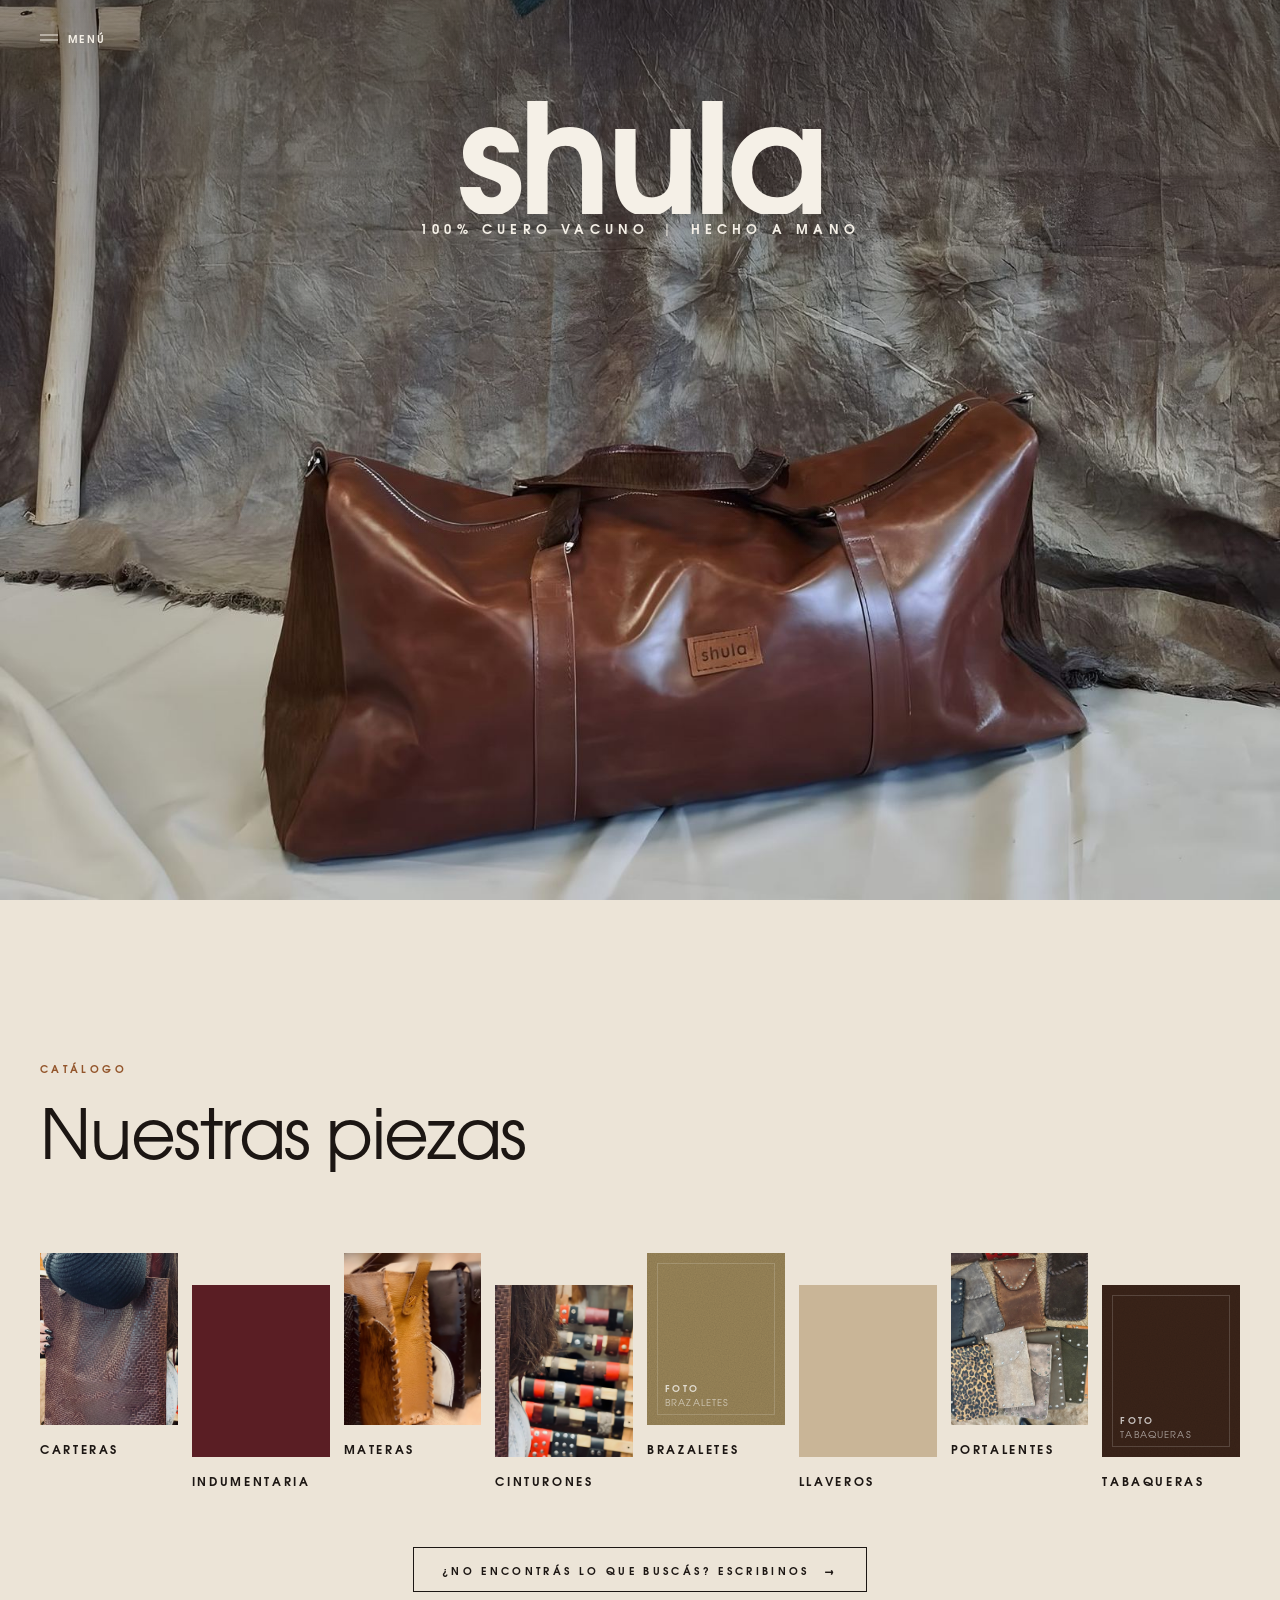
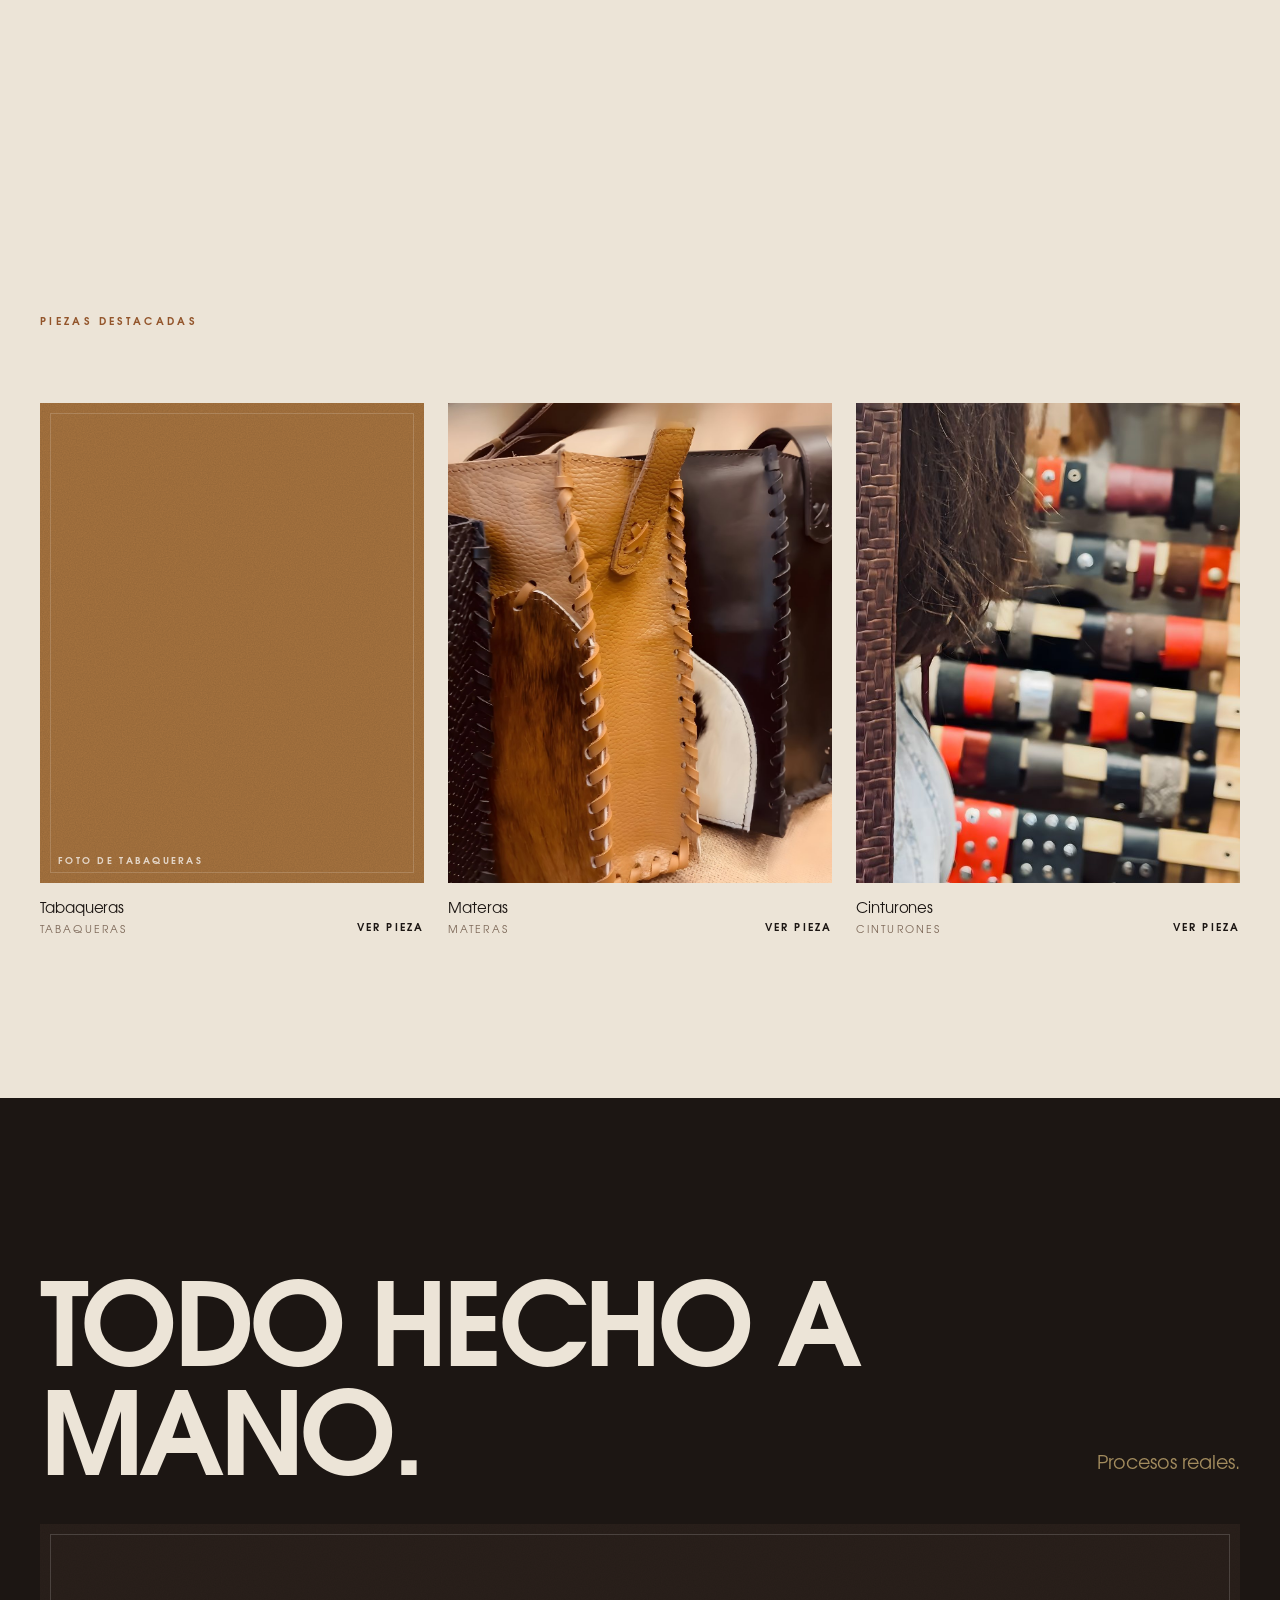
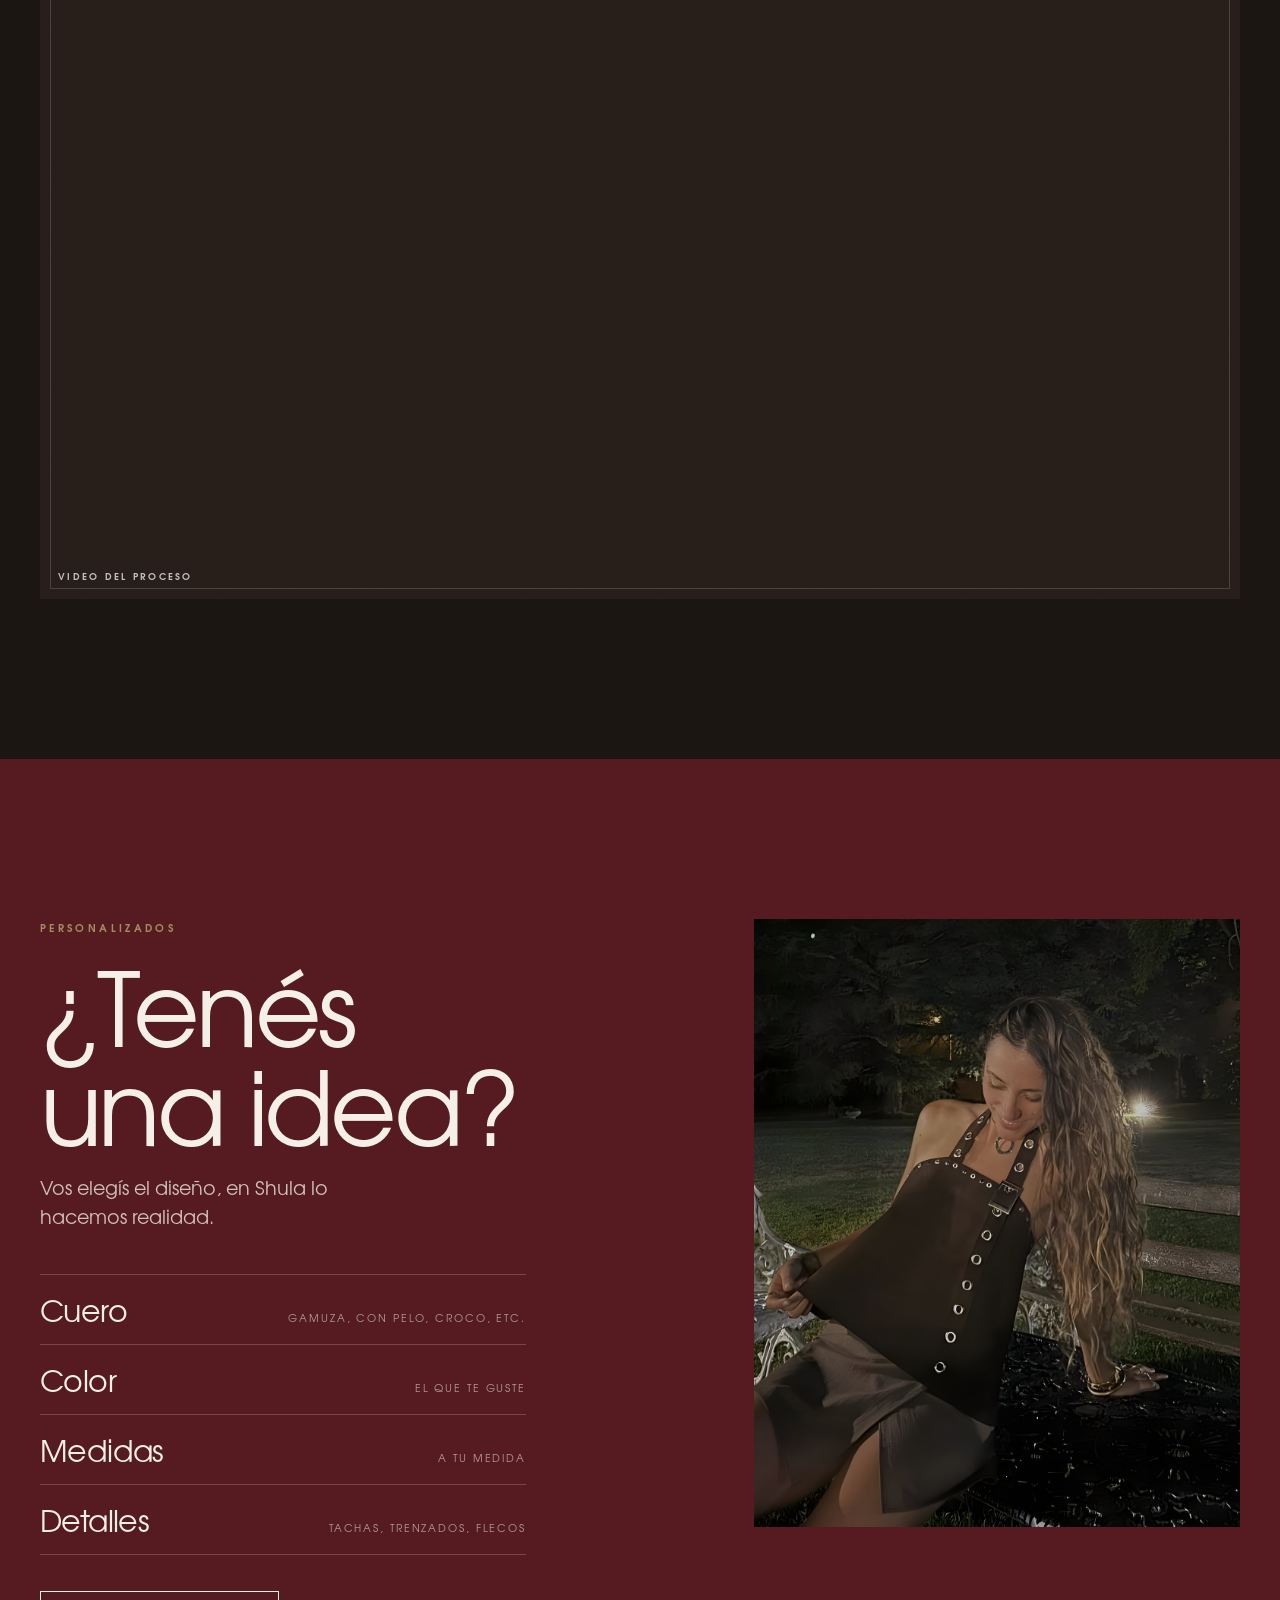
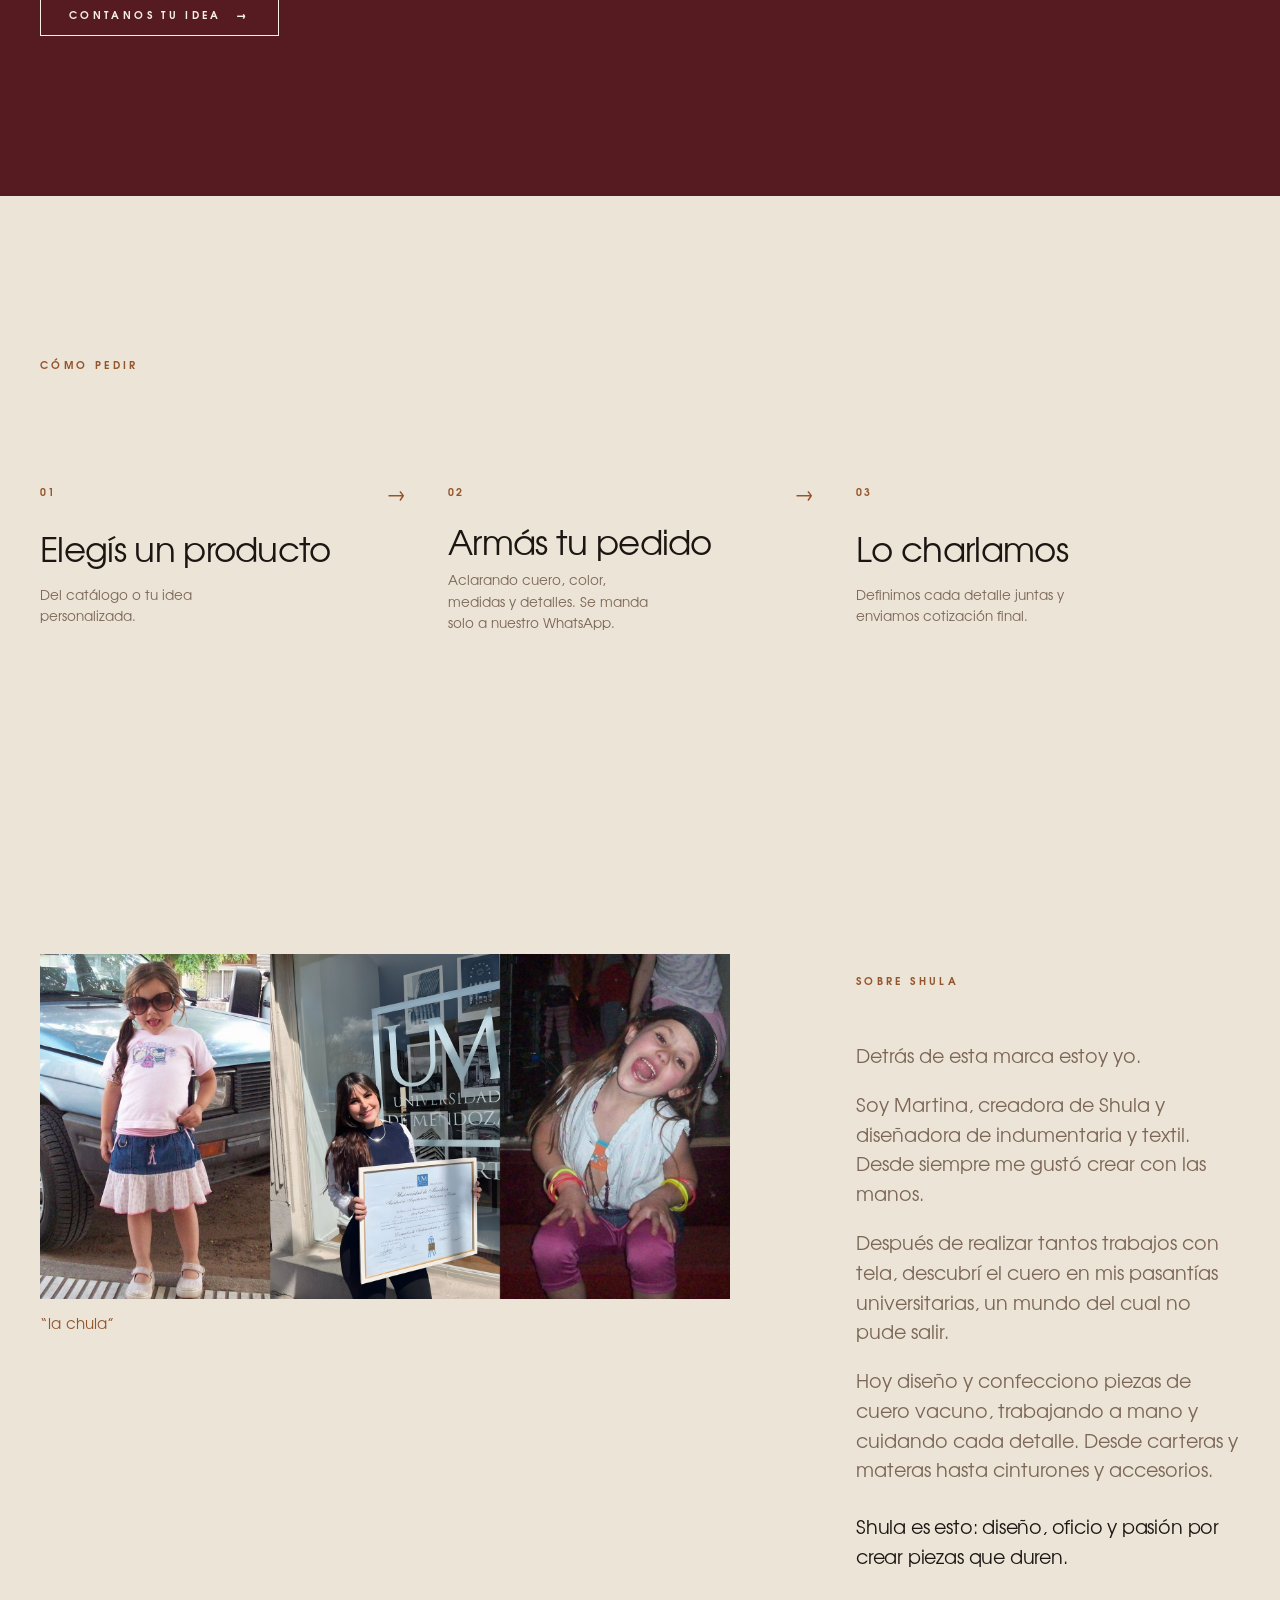
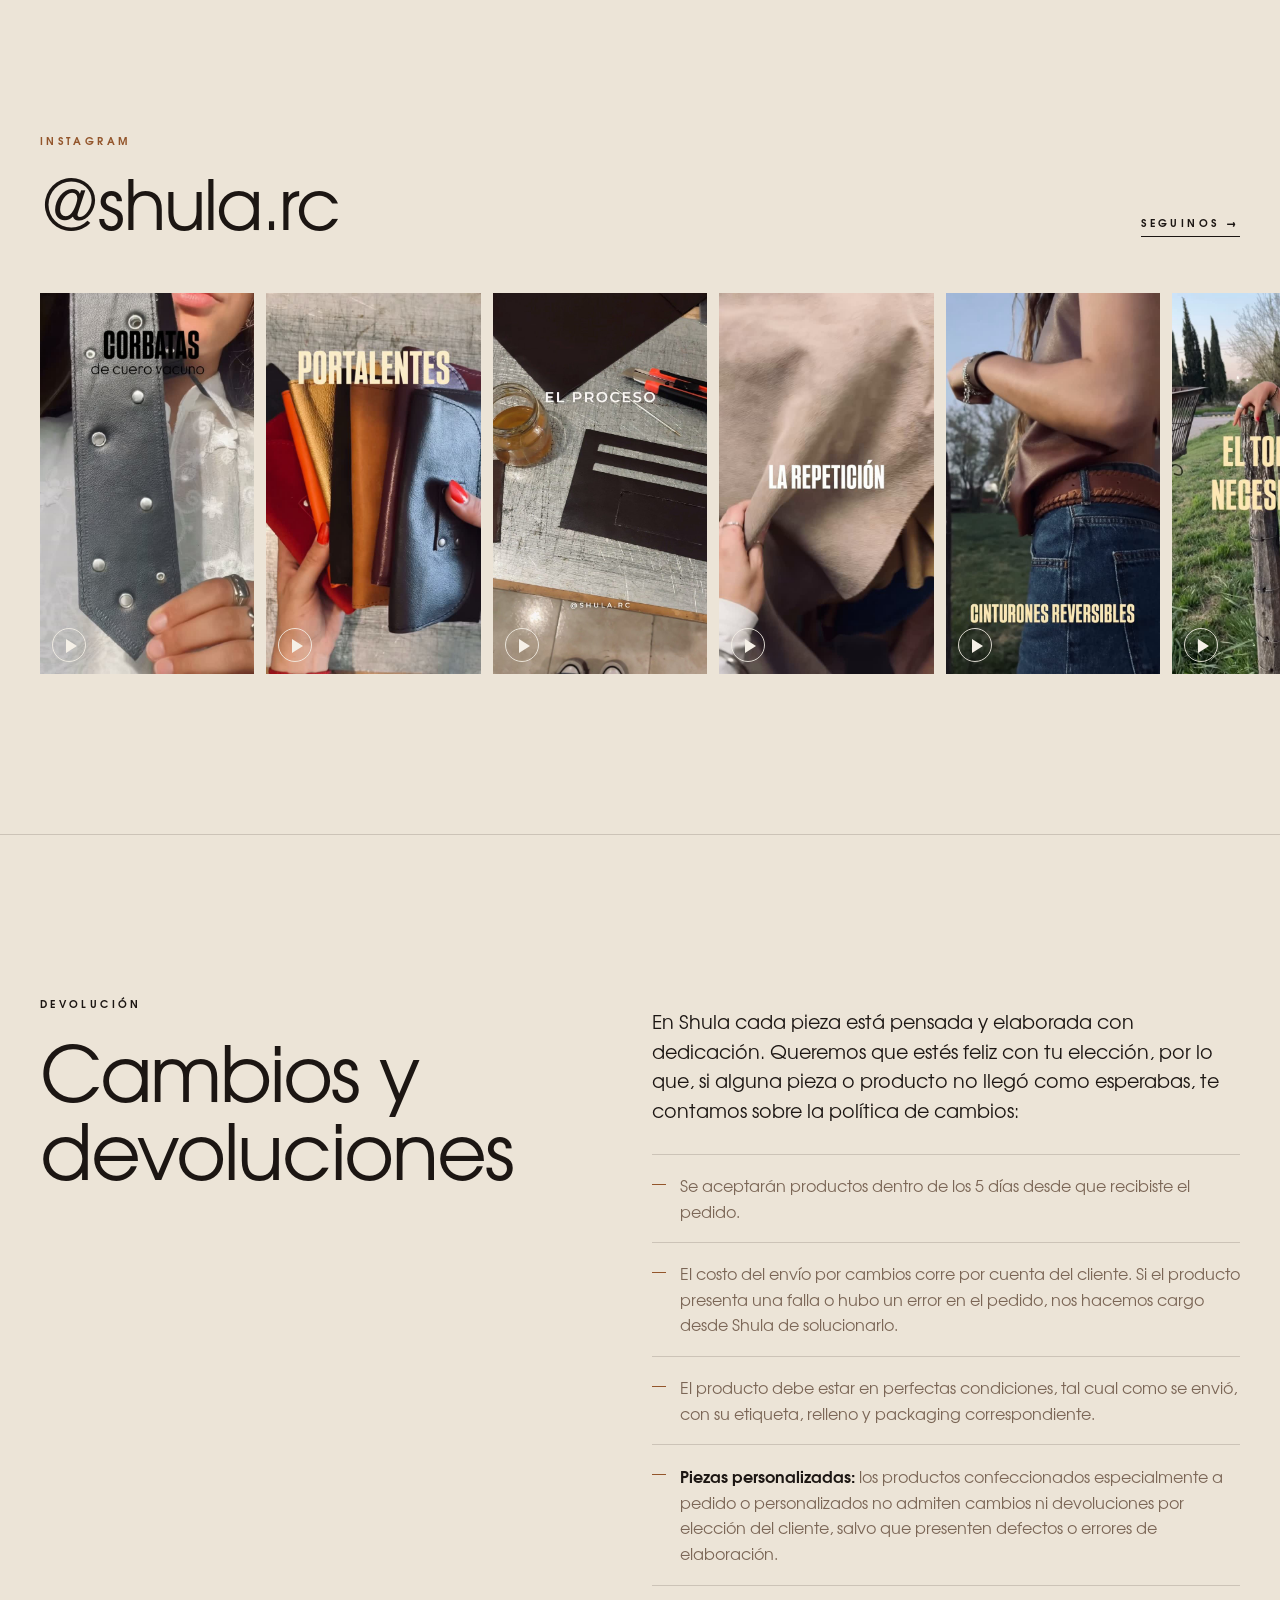
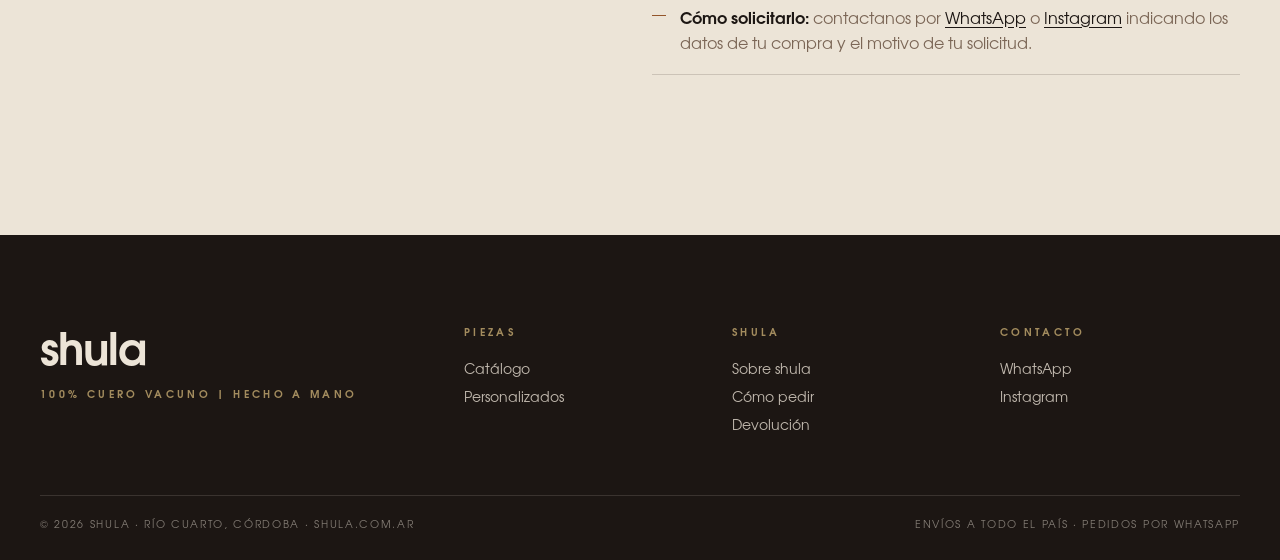
<file: index.html>
<!doctype html>
<html lang="es-AR">
<head>
  <meta charset="utf-8">
  <meta name="viewport" content="width=device-width, initial-scale=1, viewport-fit=cover">
  <title>shula — 100% cuero vacuno, hecho a mano</title>
  <meta name="description" content="shula: piezas de 100% cuero vacuno hechas a mano en Río Cuarto, Córdoba. Tops, cañas de botas, materas, carteras, cintos y personalizados. Pedidos por WhatsApp, envíos a todo el país.">
  <link rel="canonical" href="https://shula.com.ar/">
  <meta property="og:type" content="website">
  <meta property="og:site_name" content="shula">
  <meta property="og:title" content="shula — 100% cuero vacuno, hecho a mano">
  <meta property="og:description" content="Catálogo de piezas de cuero hechas a mano en Río Cuarto, Córdoba. Pedidos por WhatsApp, envíos a todo el país.">
  <meta property="og:url" content="https://shula.com.ar/">
  <meta property="og:image" content="https://shula.com.ar/img/web/hero-bolso.jpg">
  <meta property="og:locale" content="es_AR">
  <meta name="twitter:card" content="summary_large_image">
  <meta name="theme-color" content="#ECE4D7">
  <link rel="preload" href="fonts/adventor-bold.woff" as="font" type="font/woff" crossorigin>
  <link rel="preload" href="img/web/hero-bolso.jpg" as="image">
  <link rel="stylesheet" href="css/shula.css">
  <script type="application/ld+json">
  {"@context":"https://schema.org","@type":"Store","name":"shula","url":"https://shula.com.ar/","image":"https://shula.com.ar/img/web/hero-lago.jpg","description":"Piezas de 100% cuero vacuno hechas a mano. Pedidos por WhatsApp, envíos a todo el país.","telephone":"+5493584243970","address":{"@type":"PostalAddress","addressLocality":"Río Cuarto","addressRegion":"Córdoba","addressCountry":"AR"},"sameAs":["https://www.instagram.com/shula.rc/"]}
  </script>
</head>
<body>

<a class="sr-only" href="#main">Saltar al contenido</a>

<!-- 1 · HEADER -->
<header class="hdr">
  <div class="hdr__bar">
    <button class="hdr__menu-btn" type="button" data-menu-open aria-expanded="false" aria-controls="menu"><i></i>Menú</button>
    <a class="logo" href="index.html" aria-label="shula, inicio">shula</a>
  </div>
</header>

<div class="menu" id="menu" role="dialog" aria-modal="true" aria-label="Menú">
  <div class="menu__top">
    <span class="logo">shula</span>
    <button class="caps" type="button" data-menu-close>Cerrar</button>
  </div>
  <ul class="menu__list">
    <li><a href="#catalogo">Catálogo</a></li>
    <li><a href="#personalizados">Personalizados</a></li>
    <li><a href="#encargar">Cómo pedir</a></li>
    <li><a href="#atelier">Sobre Shula</a></li>
    <li><a href="#devolucion">Devolución</a></li>
  </ul>
  <span class="stitch is-in" aria-hidden="true"></span>
</div>

<main id="main">

  <!-- 2 · HERO -->
  <section class="hero" aria-label="shula">
    <div class="hero__media">
      <figure class="ph t-choco hero__ph">
        <img class="hero__img" src="img/web/hero-bolso.jpg" alt="Bolso de viaje de cuero marrón de shula, con laterales de cuero con pelo" fetchpriority="high" decoding="async">
      </figure>
    </div>
    <div class="hero__content">
      <h1 class="hero__wordmask"><span class="hero__word" aria-label="shula"><span>s</span><span>h</span><span>u</span><span>l</span><span>a</span></span></h1>
      <p class="hero__sign">100% cuero vacuno <i>|</i> hecho a mano</p>
      <span class="stitch stitch--light" aria-hidden="true"></span>
    </div>
  </section>

  <!-- 3 · NUESTRAS PIEZAS (categorías + catálogo) -->
  <section class="sec catalog" id="catalogo" aria-labelledby="cat-t">
    <div class="sec__head">
      <div class="rv">
        <p class="eyebrow">Catálogo</p>
        <h2 class="display" id="cat-t">Nuestras piezas</h2>
      </div>
    </div>
    <div class="cats__track" data-cats role="group" aria-label="Filtrar por categoría"></div>
    <div class="cats__hint" aria-hidden="true"><span class="eyebrow muted">Deslizá</span><span class="stitch"></span></div>
    <div class="catalog__open" data-cat-panel hidden>
      <p class="catalog__state" data-cat-state>Viendo <strong data-cat-now></strong> <button type="button" class="link-line" data-cat-all>Cerrar ×</button></p>
      <div class="grid" data-catalog aria-live="polite"></div>
    </div>
    <div class="catalog__foot">
      <a class="btn btn--ghost" data-wa="Hola shula! Estoy buscando una pieza que no vi en el catálogo." href="#">¿No encontrás lo que buscás? Escribinos <span class="arr">→</span></a>
    </div>
  </section>

  <!-- 4 · PIEZAS DESTACADAS -->
  <section class="sec" aria-labelledby="feat-t">
    <div class="sec__head">
      <div class="rv">
        <h2 class="eyebrow" id="feat-t">Piezas destacadas</h2>
      </div>
    </div>
    <div class="feat feat--row">
      <a class="piece piece--a rv" href="pieza.html?id=tabaqueras">
        <!-- FOTO PENDIENTE: tabaqueras -->
        <div class="zoom"><figure class="ph t-suela"><span class="ph__label">Foto de tabaqueras</span></figure></div>
        <div class="piece__meta"><span class="piece__name">Tabaqueras</span><span class="piece__cat">Tabaqueras</span><span class="piece__cta">Ver pieza</span></div>
      </a>
      <a class="piece piece--b rv" href="pieza.html?id=materas">
        <div class="zoom"><figure class="ph t-suela"><img src="img/web/materas.jpg" alt="Materas de cuero cosidas con tiento" loading="lazy" decoding="async"></figure></div>
        <div class="piece__meta"><span class="piece__name">Materas</span><span class="piece__cat">Materas</span><span class="piece__cta">Ver pieza</span></div>
      </a>
      <a class="piece piece--c rv rv-d1" href="pieza.html?id=cintos-tachas">
        <div class="zoom"><figure class="ph t-negro"><img src="img/web/cintos-tachas.jpg" alt="Cinturones de cuero con tachas" loading="lazy" decoding="async"></figure></div>
        <div class="piece__meta"><span class="piece__name">Cinturones</span><span class="piece__cat">Cinturones</span><span class="piece__cta">Ver pieza</span></div>
      </a>
    </div>
  </section>

  <!-- 5 · PROCESO (video) -->
  <section class="sec proceso" id="proceso" aria-labelledby="pro-t">
    <div class="proceso__head rv">
      <h2 class="proceso__t" id="pro-t">Todo hecho a mano.</h2>
      <p class="proceso__sub">Procesos reales.</p>
    </div>
    <div class="proceso__media rv">
      <!-- VIDEO PENDIENTE. Cuando llegue, reemplazar el <figure> por:
      <video class="proceso__video" autoplay muted loop playsinline preload="metadata" poster="img/web/proceso-poster.jpg">
        <source media="(max-width: 899px)" src="video/proceso-mobile.mp4" type="video/mp4">
        <source src="video/proceso-desktop.mp4" type="video/mp4">
      </video> -->
      <figure class="ph t-tabaco proceso__ph"><span class="ph__label">Video del proceso</span></figure>
    </div>
  </section>



  <!-- 6 · PERSONALIZADOS -->
  <section class="sec custom" id="personalizados" aria-labelledby="cu-t">
    <div class="custom__grid">
      <div class="custom__intro rv">
        <p class="eyebrow">Personalizados</p>
        <h2 class="display display--xl" id="cu-t">¿Tenés una idea?</h2>
        <p class="lead">Vos elegís el diseño, en Shula lo hacemos realidad.</p>
      </div>
      <div class="custom__img rv"><figure class="ph t-choco"><img src="img/web/top-jardin.jpg" alt="Chica en un jardín de noche con un top de cuero marrón con argollas plateadas" loading="lazy" decoding="async"></figure></div>
      <div class="adapt-col">
        <ul class="adapt">
          <li class="rv"><strong>Cuero</strong><span>Gamuza, con pelo, croco, etc.</span></li>
          <li class="rv"><strong>Color</strong><span>El que te guste</span></li>
          <li class="rv"><strong>Medidas</strong><span>A tu medida</span></li>
          <li class="rv"><strong>Detalles</strong><span>Tachas, trenzados, flecos</span></li>
        </ul>
        <div class="custom__cta" style="margin-top:36px">
          <a class="btn btn--light" data-wa="Hola shula! Tengo una idea para una pieza personalizada." href="#">Contanos tu idea <span class="arr">→</span></a>
        </div>
      </div>
    </div>
  </section>

  <!-- 7 · CÓMO PEDIR -->
  <section class="sec how" id="encargar" aria-labelledby="how-t">
    <div class="sec__head">
      <div class="rv">
        <h2 class="eyebrow" id="how-t">Cómo pedir</h2>
      </div>
    </div>
    <span class="stitch" aria-hidden="true"></span>
    <ol class="how__list">
      <li class="how__item rv"><em>01</em><div><strong>Elegís un producto</strong></div><p>Del catálogo o tu idea personalizada.</p><span class="how__arrow" aria-hidden="true">→</span></li>
      <li class="how__item rv rv-d1"><em>02</em><div><strong>Armás tu pedido</strong></div><p>Aclarando cuero, color, medidas y detalles. Se manda solo a nuestro WhatsApp.</p><span class="how__arrow" aria-hidden="true">→</span></li>
      <li class="how__item rv rv-d2"><em>03</em><div><strong>Lo charlamos</strong></div><p>Definimos cada detalle juntas y enviamos cotización final.</p></li>
    </ol>
  </section>

  <!-- 8 · SOBRE SHULA -->
  <section class="sec atelier" id="atelier" aria-labelledby="at-t">
    <div class="atelier__grid">
      <div class="atelier__intro rv">
        <h2 class="eyebrow" id="at-t" style="color:var(--cognac)">Sobre shula</h2>
      </div>
      <figure class="atelier__hands rv">
        <figure class="ph t-choco collage"><img src="img/web/martina-collage.jpg" alt="Martina de chica en 2007, con su título de Diseñadora de Indumentaria y Textil, y de chica en 2009" loading="lazy" decoding="async"></figure>
        <figcaption class="atelier__cap">“la chula”</figcaption>
      </figure>
      <div class="atelier__text rv">
        <p>Detrás de esta marca estoy yo.</p>
        <p>Soy Martina, creadora de Shula y diseñadora de indumentaria y textil. Desde siempre me gustó crear con las manos.</p>
        <p>Después de realizar tantos trabajos con tela, descubrí el cuero en mis pasantías universitarias, un mundo del cual no pude salir.</p>
        <p>Hoy diseño y confecciono piezas de cuero vacuno, trabajando a mano y cuidando cada detalle. Desde carteras y materas hasta cinturones y accesorios.</p>
        <p class="atelier__firma">Shula es esto: diseño, oficio y pasión por crear piezas que duren.</p>
      </div>
    </div>
  </section>

  <!-- 9 · INSTAGRAM -->
  <section class="sec ig" aria-labelledby="ig-t" style="padding-top:0">
    <div class="sec__head">
      <div class="rv">
        <p class="eyebrow">Instagram</p>
        <h2 class="display" id="ig-t" data-ig-handle>@shula.rc</h2>
      </div>
      <a class="link-line rv" data-ig href="#">Seguinos →</a>
    </div>
    <div class="reels" data-ig-grid></div>
  </section>


  <!-- 10 · DEVOLUCIÓN -->
  <section class="sec dev" id="devolucion" aria-labelledby="dev-t">
    <div class="dev__grid">
      <div class="dev__head rv">
        <p class="eyebrow">Devolución</p>
        <h2 class="display" id="dev-t">Cambios y devoluciones</h2>
      </div>
      <div class="dev__body rv">
        <p class="dev__intro">En Shula cada pieza está pensada y elaborada con dedicación. Queremos que estés feliz con tu elección, por lo que, si alguna pieza o producto no llegó como esperabas, te contamos sobre la política de cambios:</p>
        <ul class="dev__list">
          <li>Se aceptarán productos dentro de los 5 días desde que recibiste el pedido.</li>
          <li>El costo del envío por cambios corre por cuenta del cliente. Si el producto presenta una falla o hubo un error en el pedido, nos hacemos cargo desde Shula de solucionarlo.</li>
          <li>El producto debe estar en perfectas condiciones, tal cual como se envió, con su etiqueta, relleno y packaging correspondiente.</li>
          <li><strong>Piezas personalizadas:</strong> los productos confeccionados especialmente a pedido o personalizados no admiten cambios ni devoluciones por elección del cliente, salvo que presenten defectos o errores de elaboración.</li>
          <li><strong>Cómo solicitarlo:</strong> contactanos por <a data-wa="Hola shula! Quiero hacer un cambio / devolución." href="#">WhatsApp</a> o <a data-ig href="#">Instagram</a> indicando los datos de tu compra y el motivo de tu solicitud.</li>
        </ul>
      </div>
    </div>
  </section>

</main>

<!-- 11 · FOOTER -->
<footer class="ftr">
  <div class="ftr__top">
    <div>
      <span class="logo">shula</span>
      <p class="eyebrow" style="margin-top:14px;color:var(--laton)">100% cuero vacuno | hecho a mano</p>
    </div>
    <div class="ftr__cols">
      <div><h4>Piezas</h4><a href="#catalogo">Catálogo</a><a href="#personalizados">Personalizados</a></div>
      <div><h4>shula</h4><a href="#atelier">Sobre shula</a><a href="#encargar">Cómo pedir</a><a href="#devolucion">Devolución</a></div>
      <div><h4>Contacto</h4><a data-wa href="#">WhatsApp</a><a data-ig href="#">Instagram</a></div>
    </div>
  </div>
  <div class="ftr__bottom"><span>© <span data-year></span> shula · Río Cuarto, Córdoba · shula.com.ar</span><span>Envíos a todo el país · Pedidos por WhatsApp</span></div>
</footer>

<script src="js/data.js"></script>
<script src="js/shula.js"></script>
</body>
</html>
</file>
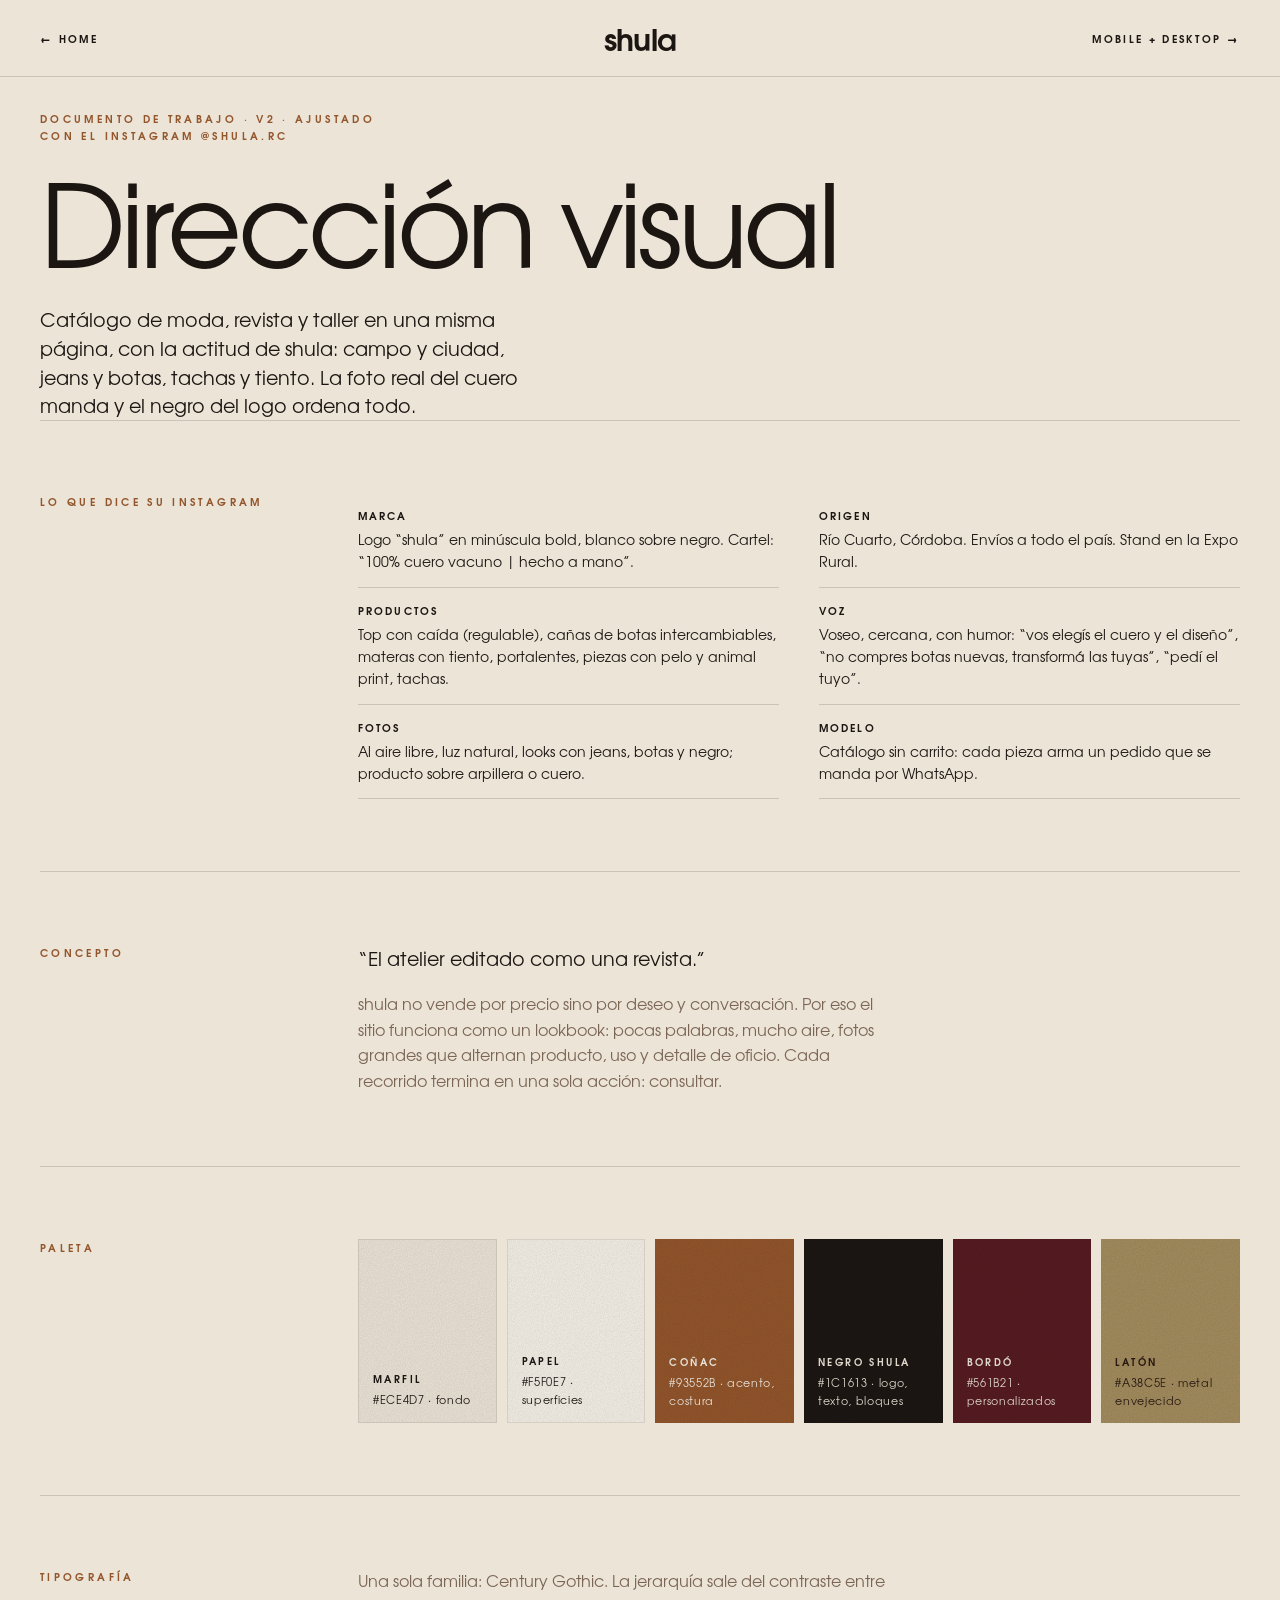
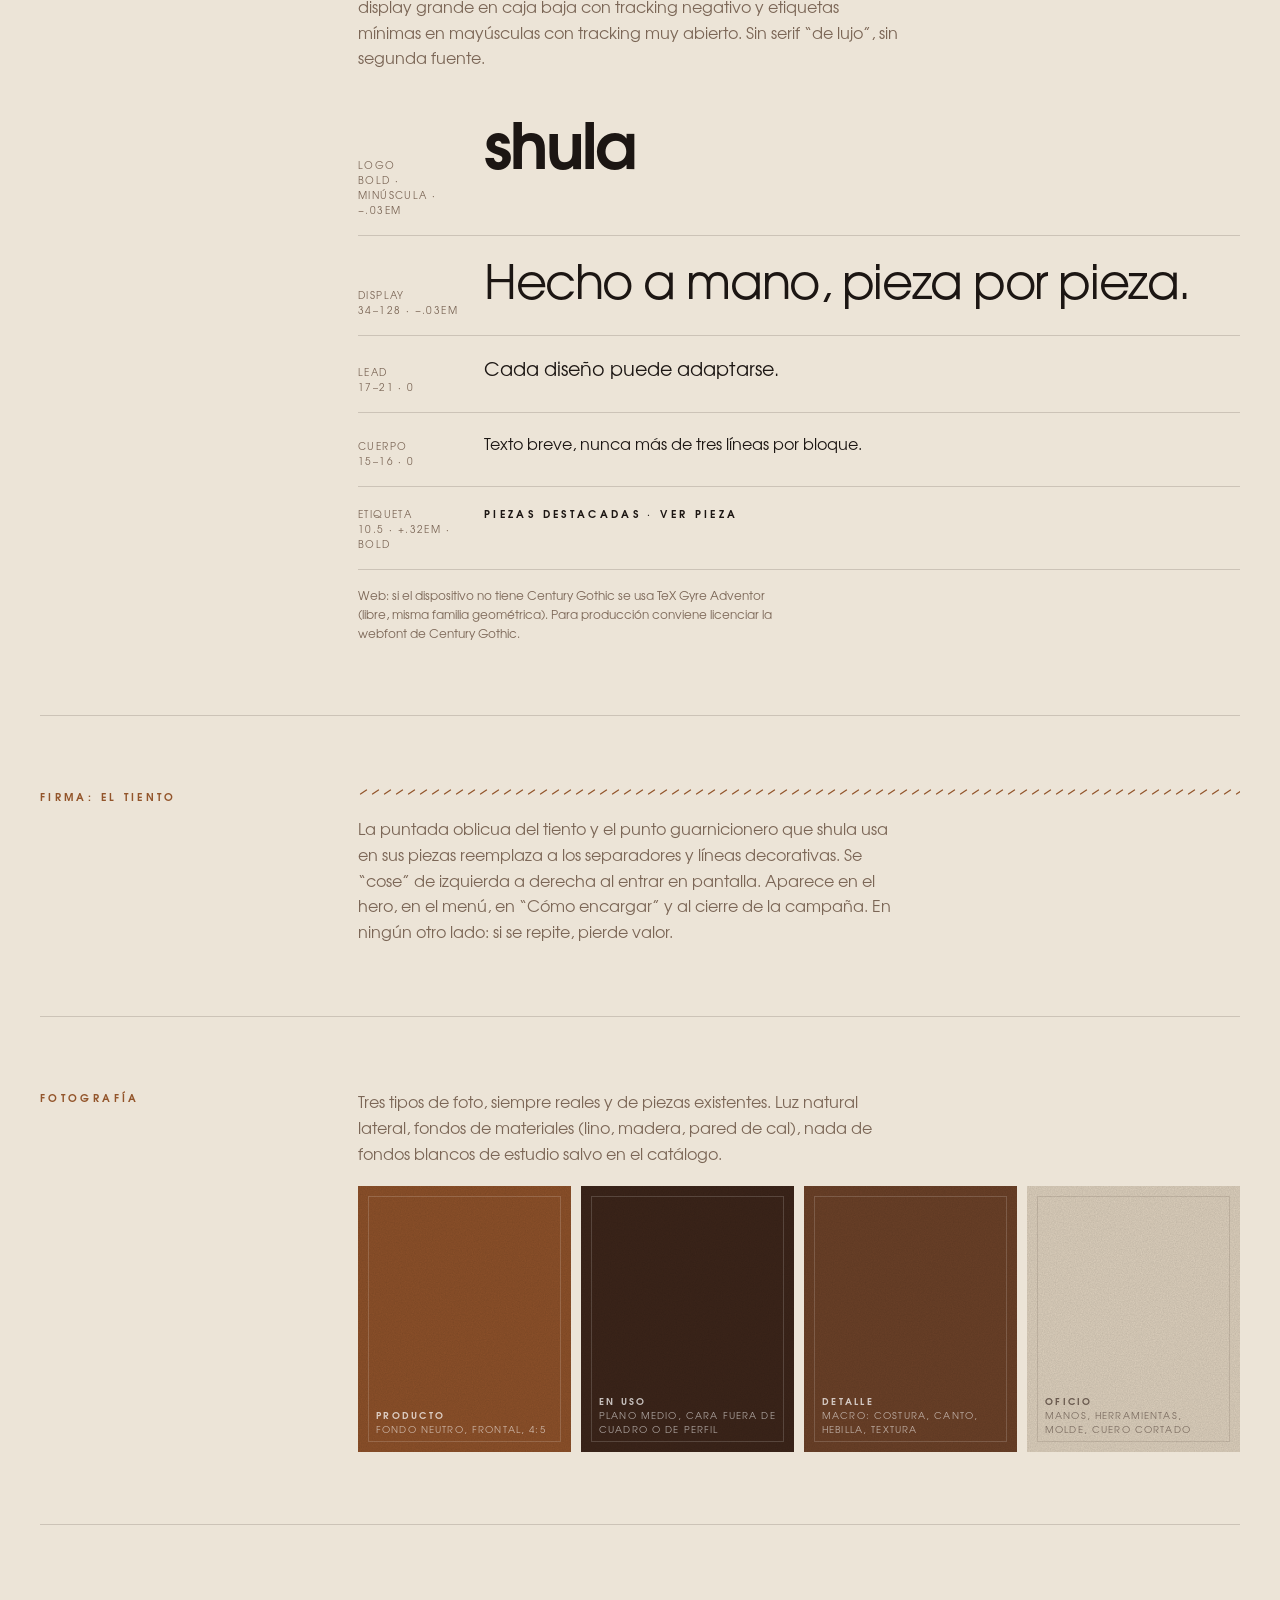
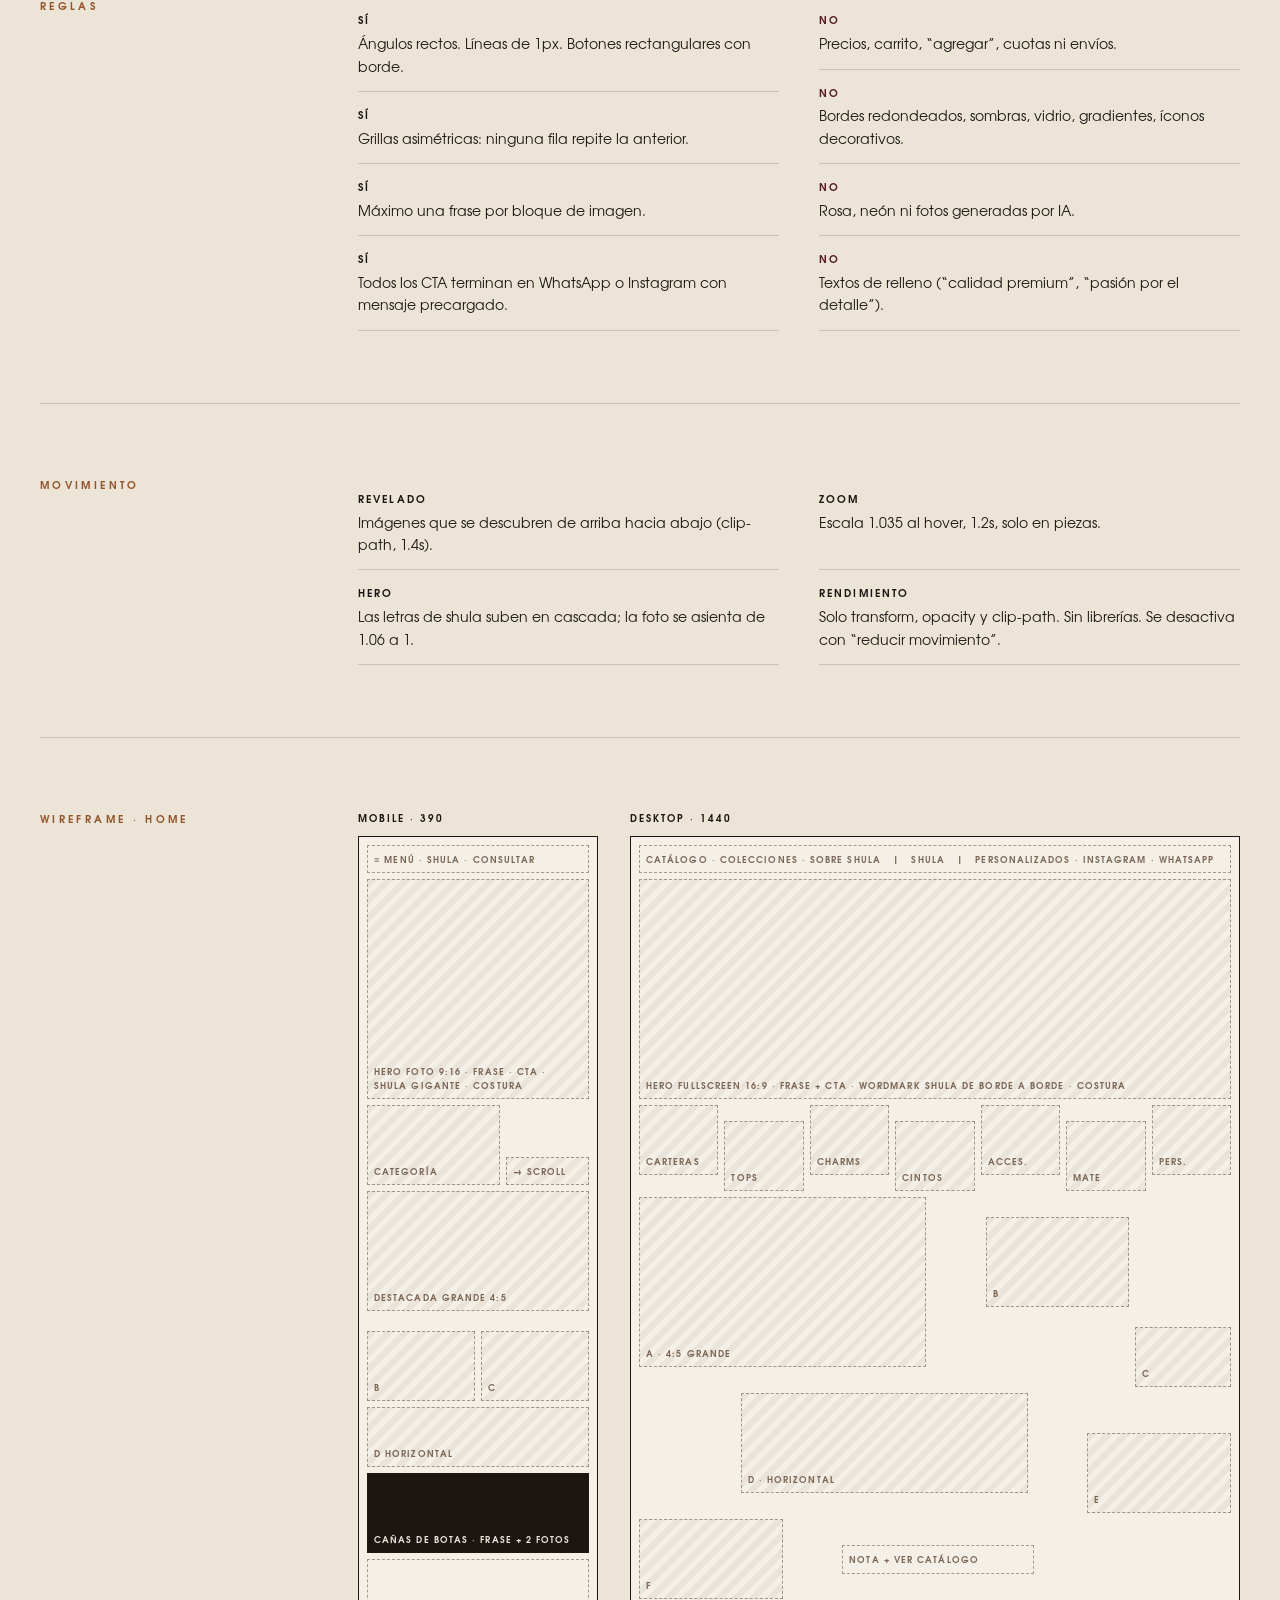
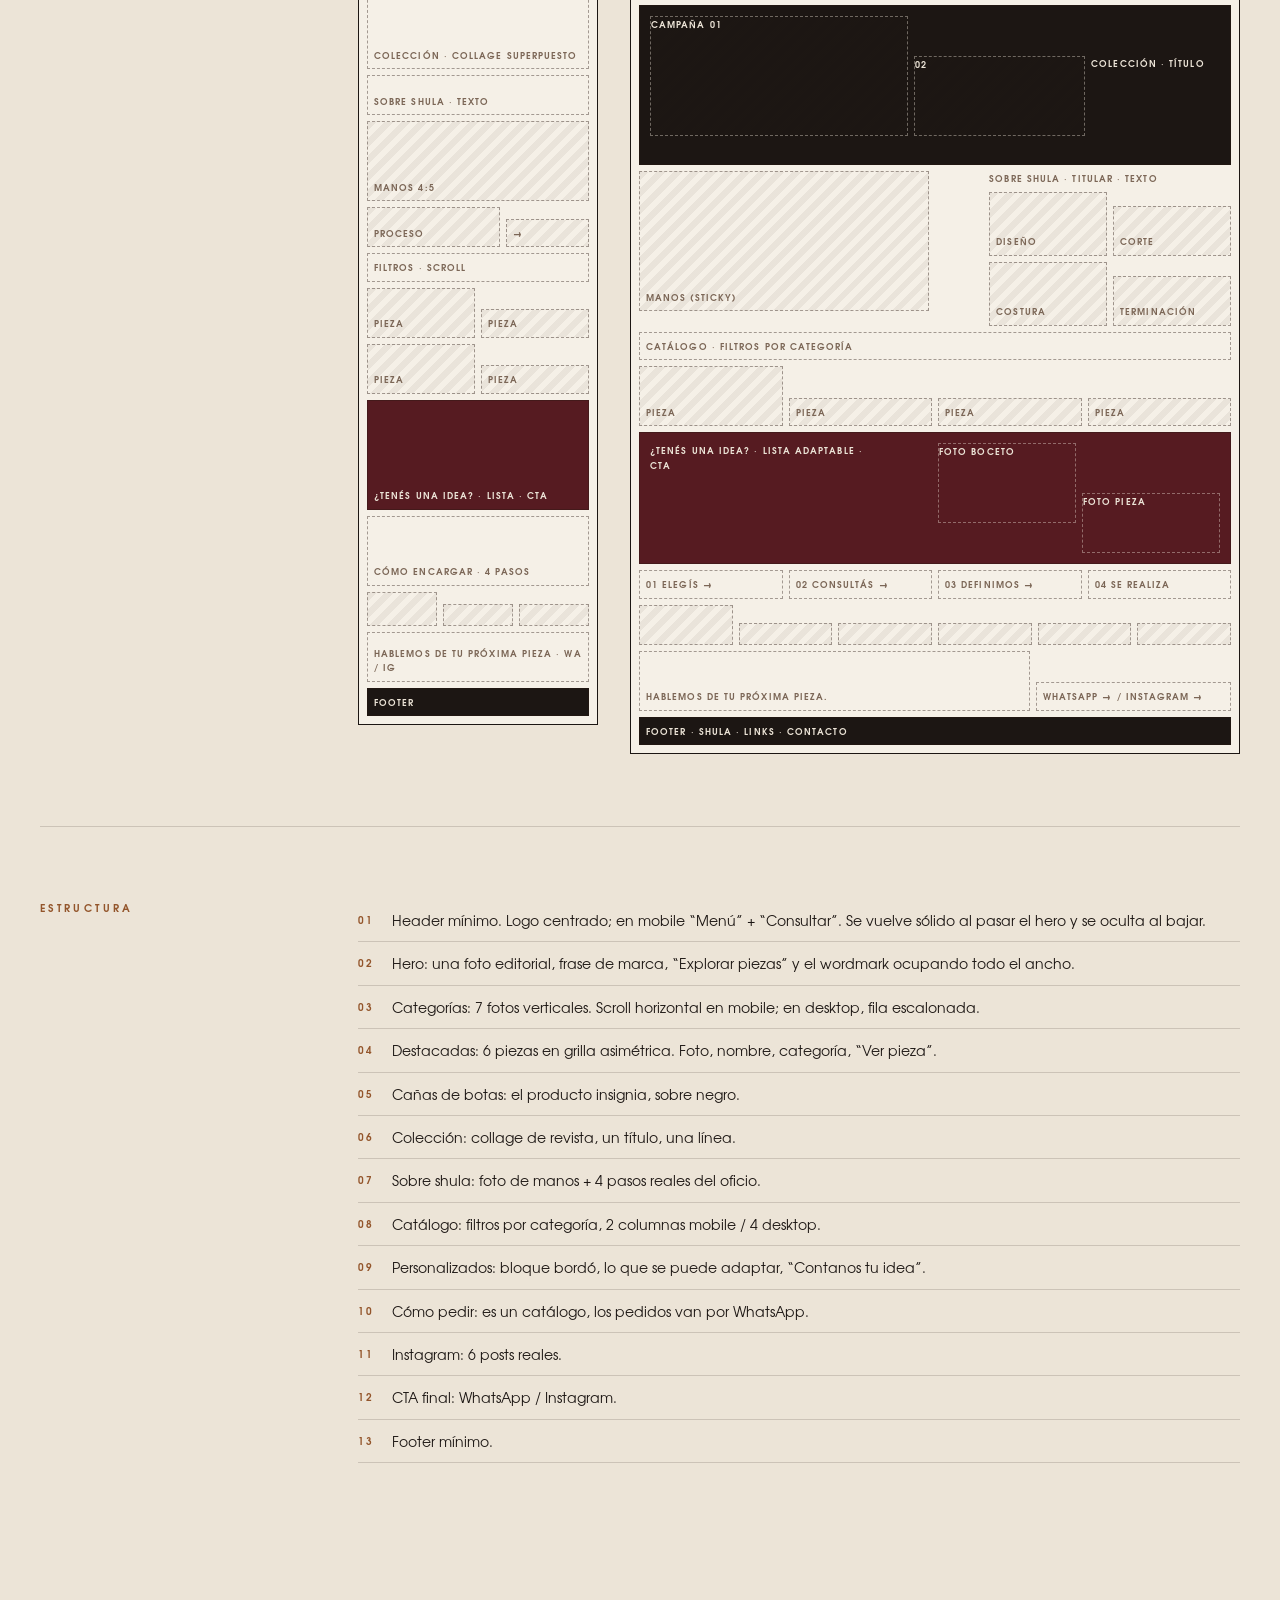
<file: direccion.html>
<!doctype html>
<html lang="es-AR">
<head>
  <meta charset="utf-8">
  <meta name="viewport" content="width=device-width, initial-scale=1">
  <title>shula — Dirección visual</title>
  <link rel="stylesheet" href="css/shula.css">
  <style>
    .dv { padding: 40px var(--gutter) 120px; max-width: 1360px; margin: 0 auto; }
    .dv section { padding: 72px 0; border-top: 1px solid var(--line); display: grid; gap: 28px; }
    @media (min-width: 1024px) { .dv section { grid-template-columns: 3fr 9fr; gap: 24px; } }
    .dv h1 { font-size: clamp(48px, 9vw, 140px); font-weight: 400; letter-spacing: -.04em; line-height: .95; margin: 20px 0 32px; }
    .dv h2 { font-size: var(--fs-micro); letter-spacing: var(--track-eyebrow); text-transform: uppercase; color: var(--cognac); }
    .dv p { max-width: 60ch; }
    .dv .intro { font-size: var(--fs-lead); line-height: 1.5; max-width: 44ch; }
    .sw-row { display: grid; grid-template-columns: repeat(2, 1fr); gap: 10px; }
    @media (min-width: 700px) { .sw-row { grid-template-columns: repeat(6, 1fr); } }
    .swc { aspect-ratio: 3/4; padding: 14px; display: flex; flex-direction: column; justify-content: flex-end; font-size: 11px; letter-spacing: .06em; position: relative; }
    .swc::before { content: ""; position: absolute; inset: 0; background: var(--grain); opacity: .2; mix-blend-mode: multiply; }
    .swc b { display: block; font-size: 10px; letter-spacing: .24em; text-transform: uppercase; margin-bottom: 4px; }
    .type-row { display: grid; grid-template-columns: 110px 1fr; gap: 16px; align-items: baseline; padding: 18px 0; border-bottom: 1px solid var(--line); }
    .type-row small { font-size: 10px; letter-spacing: .14em; color: var(--muted); text-transform: uppercase; line-height: 1.5; }
    .rules { display: grid; gap: 0; }
    @media (min-width: 900px) { .rules { grid-template-columns: 1fr 1fr; column-gap: 40px; } }
    .rules li { padding: 14px 0; border-bottom: 1px solid var(--line); font-size: 14px; }
    .rules li strong { font-weight: 700; font-size: 10.5px; letter-spacing: .2em; text-transform: uppercase; display: block; margin-bottom: 4px; }
    .rules--no li strong { color: var(--bordo); }

    /* wireframes */
    .wf-wrap { display: grid; gap: 32px; align-items: start; }
    @media (min-width: 1024px) { .wf-wrap { grid-template-columns: 240px 1fr; } }
    .wf { border: 1px solid var(--choco); background: var(--papel); padding: 8px; display: grid; gap: 6px; font-size: 9px; letter-spacing: .12em; text-transform: uppercase; font-weight: 700; }
    .wf > div, .wf .g > div { border: 1px dashed rgba(42,25,18,.4); padding: 6px; display: flex; align-items: flex-end; min-height: 22px; color: var(--muted); }
    .wf .img { background: repeating-linear-gradient(135deg, rgba(42,25,18,.06) 0 6px, transparent 6px 12px); }
    .wf .dark { background: var(--choco); color: var(--marfil) !important; border-style: solid !important; }
    .wf .bordo { background: var(--bordo); color: var(--marfil) !important; border-style: solid !important; }
    .wf .g { display: grid; gap: 6px; border: 0 !important; padding: 0 !important; }
    .wf-cap { font-size: 10px; letter-spacing: .2em; text-transform: uppercase; font-weight: 700; margin-bottom: 10px; }
    .legend { counter-reset: s; }
    .legend li { counter-increment: s; display: grid; grid-template-columns: 34px 1fr; padding: 10px 0; border-bottom: 1px solid var(--line); font-size: 14px; }
    .legend li::before { content: counter(s, decimal-leading-zero); font-size: 10px; letter-spacing: .16em; color: var(--cognac); font-weight: 700; padding-top: 3px; }
    .stitch-demo { height: 8px; background: var(--stitch) repeat-x left center / 12px 8px; }
    .shot { display: grid; grid-template-columns: repeat(2, 1fr); gap: 10px; }
    @media (min-width: 900px) { .shot { grid-template-columns: repeat(4, 1fr); } }
    .shot .ph { --ratio: 4/5; }
  </style>
</head>
<body>
<header class="hdr hdr--static">
  <div class="hdr__bar">
    <a class="caps" href="index.html" style="font-size:10.5px;font-weight:700">← Home</a>
    <span class="logo">shula</span>
    <a class="caps" href="vista.html" style="font-size:10.5px;font-weight:700;justify-self:end">Mobile + desktop →</a>
  </div>
</header>

<main class="dv" style="padding-top:110px">
  <p class="eyebrow" style="color:var(--cognac)">Documento de trabajo · v2 · ajustado con el Instagram @shula.rc</p>
  <h1>Dirección visual</h1>
  <p class="intro">Catálogo de moda, revista y taller en una misma página, con la actitud de shula: campo y ciudad, jeans y botas, tachas y tiento. La foto real del cuero manda y el negro del logo ordena todo.</p>

  <section>
    <h2>Lo que dice su Instagram</h2>
    <div>
      <ul class="rules">
        <li><strong>Marca</strong>Logo “shula” en minúscula bold, blanco sobre negro. Cartel: “100% cuero vacuno | hecho a mano”.</li>
        <li><strong>Origen</strong>Río Cuarto, Córdoba. Envíos a todo el país. Stand en la Expo Rural.</li>
        <li><strong>Productos</strong>Top con caída (regulable), cañas de botas intercambiables, materas con tiento, portalentes, piezas con pelo y animal print, tachas.</li>
        <li><strong>Voz</strong>Voseo, cercana, con humor: “vos elegís el cuero y el diseño”, “no compres botas nuevas, transformá las tuyas”, “pedí el tuyo”.</li>
        <li><strong>Fotos</strong>Al aire libre, luz natural, looks con jeans, botas y negro; producto sobre arpillera o cuero.</li>
        <li><strong>Modelo</strong>Catálogo sin carrito: cada pieza arma un pedido que se manda por WhatsApp.</li>
      </ul>
    </div>
  </section>

  <section>
    <h2>Concepto</h2>
    <div>
      <p class="lead" style="max-width:40ch;margin-bottom:18px">“El atelier editado como una revista.”</p>
      <p class="muted">shula no vende por precio sino por deseo y conversación. Por eso el sitio funciona como un lookbook: pocas palabras, mucho aire, fotos grandes que alternan producto, uso y detalle de oficio. Cada recorrido termina en una sola acción: consultar.</p>
    </div>
  </section>

  <section>
    <h2>Paleta</h2>
    <div class="sw-row">
      <div class="swc" style="background:#ECE4D7;border:1px solid var(--line)"><b>Marfil</b>#ECE4D7 · fondo</div>
      <div class="swc" style="background:#F5F0E7;border:1px solid var(--line)"><b>Papel</b>#F5F0E7 · superficies</div>
      <div class="swc" style="background:#93552B;color:#F5F0E7"><b>Coñac</b>#93552B · acento, costura</div>
      <div class="swc" style="background:#1C1613;color:#ECE4D7"><b>Negro shula</b>#1C1613 · logo, texto, bloques</div>
      <div class="swc" style="background:#561B21;color:#ECE4D7"><b>Bordó</b>#561B21 · personalizados</div>
      <div class="swc" style="background:#A38C5E;color:#2A1912"><b>Latón</b>#A38C5E · metal envejecido</div>
    </div>
  </section>

  <section>
    <h2>Tipografía</h2>
    <div>
      <p class="muted" style="margin-bottom:18px">Una sola familia: Century Gothic. La jerarquía sale del contraste entre display grande en caja baja con tracking negativo y etiquetas mínimas en mayúsculas con tracking muy abierto. Sin serif “de lujo”, sin segunda fuente.</p>
      <div class="type-row"><small>Logo<br>bold · minúscula · −.03em</small><span style="font-size:64px;font-weight:700;letter-spacing:-.03em;line-height:1">shula</span></div>
      <div class="type-row"><small>Display<br>34–128 · −.03em</small><span style="font-size:48px;letter-spacing:-.03em;line-height:1">Hecho a mano, pieza por pieza.</span></div>
      <div class="type-row"><small>Lead<br>17–21 · 0</small><span class="lead">Cada diseño puede adaptarse.</span></div>
      <div class="type-row"><small>Cuerpo<br>15–16 · 0</small><span>Texto breve, nunca más de tres líneas por bloque.</span></div>
      <div class="type-row"><small>Etiqueta<br>10.5 · +.32em · bold</small><span class="eyebrow">Piezas destacadas · Ver pieza</span></div>
      <p class="muted" style="font-size:12px;margin-top:16px">Web: si el dispositivo no tiene Century Gothic se usa TeX Gyre Adventor (libre, misma familia geométrica). Para producción conviene licenciar la webfont de Century Gothic.</p>
    </div>
  </section>

  <section>
    <h2>Firma: el tiento</h2>
    <div>
      <div class="stitch-demo" style="margin-bottom:20px"></div>
      <p class="muted">La puntada oblicua del tiento y el punto guarnicionero que shula usa en sus piezas reemplaza a los separadores y líneas decorativas. Se “cose” de izquierda a derecha al entrar en pantalla. Aparece en el hero, en el menú, en “Cómo encargar” y al cierre de la campaña. En ningún otro lado: si se repite, pierde valor.</p>
    </div>
  </section>

  <section>
    <h2>Fotografía</h2>
    <div>
      <p class="muted" style="margin-bottom:20px">Tres tipos de foto, siempre reales y de piezas existentes. Luz natural lateral, fondos de materiales (lino, madera, pared de cal), nada de fondos blancos de estudio salvo en el catálogo.</p>
      <div class="shot">
        <figure class="ph t-cognac"><span class="ph__label">Producto<b>Fondo neutro, frontal, 4:5</b></span></figure>
        <figure class="ph t-choco"><span class="ph__label">En uso<b>Plano medio, cara fuera de cuadro o de perfil</b></span></figure>
        <figure class="ph t-tabaco"><span class="ph__label">Detalle<b>Macro: costura, canto, hebilla, textura</b></span></figure>
        <figure class="ph t-hueso"><span class="ph__label">Oficio<b>Manos, herramientas, molde, cuero cortado</b></span></figure>
      </div>
    </div>
  </section>

  <section>
    <h2>Reglas</h2>
    <div class="rules">
      <ul>
        <li><strong>Sí</strong>Ángulos rectos. Líneas de 1px. Botones rectangulares con borde.</li>
        <li><strong>Sí</strong>Grillas asimétricas: ninguna fila repite la anterior.</li>
        <li><strong>Sí</strong>Máximo una frase por bloque de imagen.</li>
        <li><strong>Sí</strong>Todos los CTA terminan en WhatsApp o Instagram con mensaje precargado.</li>
      </ul>
      <ul class="rules--no">
        <li><strong>No</strong>Precios, carrito, “agregar”, cuotas ni envíos.</li>
        <li><strong>No</strong>Bordes redondeados, sombras, vidrio, gradientes, íconos decorativos.</li>
        <li><strong>No</strong>Rosa, neón ni fotos generadas por IA.</li>
        <li><strong>No</strong>Textos de relleno (“calidad premium”, “pasión por el detalle”).</li>
      </ul>
    </div>
  </section>

  <section>
    <h2>Movimiento</h2>
    <ul class="rules">
      <li><strong>Revelado</strong>Imágenes que se descubren de arriba hacia abajo (clip-path, 1.4s).</li>
      <li><strong>Zoom</strong>Escala 1.035 al hover, 1.2s, solo en piezas.</li>
      <li><strong>Hero</strong>Las letras de shula suben en cascada; la foto se asienta de 1.06 a 1.</li>
      <li><strong>Rendimiento</strong>Solo transform, opacity y clip-path. Sin librerías. Se desactiva con “reducir movimiento”.</li>
    </ul>
  </section>

  <section>
    <h2>Wireframe · Home</h2>
    <div class="wf-wrap">
      <div>
        <p class="wf-cap">Mobile · 390</p>
        <div class="wf">
          <div>≡ Menú · shula · Consultar</div>
          <div class="img" style="min-height:220px">Hero foto 9:16 · frase · CTA · shula gigante · costura</div>
          <div class="g" style="grid-template-columns:1.6fr 1fr"><div class="img" style="min-height:80px">Categoría</div><div class="img">→ scroll</div></div>
          <div class="img" style="min-height:120px">Destacada grande 4:5</div>
          <div class="g" style="grid-template-columns:1fr 1fr"><div class="img" style="min-height:70px">B</div><div class="img" style="min-height:70px;margin-top:14px">C</div></div>
          <div class="img" style="min-height:60px">D horizontal</div>
          <div class="dark" style="min-height:80px">Cañas de botas · frase + 2 fotos</div>
          <div style="min-height:110px">Colección · collage superpuesto</div>
          <div style="min-height:40px">Sobre shula · texto</div>
          <div class="img" style="min-height:80px">Manos 4:5</div>
          <div class="g" style="grid-template-columns:1.6fr 1fr"><div class="img" style="min-height:40px">Proceso</div><div class="img">→</div></div>
          <div>Filtros · scroll</div>
          <div class="g" style="grid-template-columns:1fr 1fr"><div class="img" style="min-height:50px">Pieza</div><div class="img">Pieza</div><div class="img" style="min-height:50px">Pieza</div><div class="img">Pieza</div></div>
          <div class="bordo" style="min-height:110px">¿Tenés una idea? · lista · CTA</div>
          <div style="min-height:70px">Cómo encargar · 4 pasos</div>
          <div class="g" style="grid-template-columns:repeat(3,1fr)"><div class="img" style="min-height:34px"></div><div class="img"></div><div class="img"></div></div>
          <div style="min-height:50px">Hablemos de tu próxima pieza · WA / IG</div>
          <div class="dark">Footer</div>
        </div>
      </div>
      <div>
        <p class="wf-cap">Desktop · 1440</p>
        <div class="wf">
          <div>Catálogo · Colecciones · Sobre shula &nbsp;&nbsp;|&nbsp;&nbsp; shula &nbsp;&nbsp;|&nbsp;&nbsp; Personalizados · Instagram · WhatsApp</div>
          <div class="img" style="min-height:220px;display:grid;align-content:end">Hero fullscreen 16:9 · frase + CTA · wordmark shula de borde a borde · costura</div>
          <div class="g" style="grid-template-columns:repeat(7,1fr);align-items:start"><div class="img" style="min-height:70px">Carteras</div><div class="img" style="min-height:70px;margin-top:16px">Tops</div><div class="img" style="min-height:70px">Charms</div><div class="img" style="min-height:70px;margin-top:16px">Cintos</div><div class="img" style="min-height:70px">Acces.</div><div class="img" style="min-height:70px;margin-top:16px">Mate</div><div class="img" style="min-height:70px">Pers.</div></div>
          <div class="g" style="grid-template-columns:6fr 1fr 3fr 2fr;align-items:start"><div class="img" style="min-height:170px">A · 4:5 grande</div><span></span><div class="img" style="min-height:90px;margin-top:20px">B</div><div class="img" style="min-height:60px;margin-top:130px">C</div></div>
          <div class="g" style="grid-template-columns:2fr 6fr 1fr 3fr;align-items:start"><span></span><div class="img" style="min-height:100px">D · horizontal</div><span></span><div class="img" style="min-height:80px;margin-top:40px">E</div></div>
          <div class="g" style="grid-template-columns:3fr 1fr 4fr 4fr;align-items:center"><div class="img" style="min-height:80px">F</div><span></span><div>Nota + ver catálogo</div><span></span></div>
          <div class="dark" style="min-height:160px;display:grid;grid-template-columns:6fr 4fr 3fr;gap:6px;align-items:start;padding:10px"><div class="img" style="min-height:120px;border:1px dashed rgba(236,228,215,.4)">Campaña 01</div><div class="img" style="min-height:80px;margin-top:40px;border:1px dashed rgba(236,228,215,.4)">02</div><div style="margin-top:40px">Colección · título</div></div>
          <div class="g" style="grid-template-columns:6fr 1fr 5fr;align-items:start"><div class="img" style="min-height:140px">Manos (sticky)</div><span></span><div style="display:grid;gap:6px;border:0;padding:0"><div>Sobre shula · titular · texto</div><div class="g" style="grid-template-columns:1fr 1fr"><div class="img" style="min-height:50px">Diseño</div><div class="img" style="min-height:50px;margin-top:14px">Corte</div><div class="img" style="min-height:50px">Costura</div><div class="img" style="min-height:50px;margin-top:14px">Terminación</div></div></div></div>
          <div>Catálogo · filtros por categoría</div>
          <div class="g" style="grid-template-columns:repeat(4,1fr)"><div class="img" style="min-height:60px">Pieza</div><div class="img">Pieza</div><div class="img">Pieza</div><div class="img">Pieza</div></div>
          <div class="bordo" style="min-height:130px;display:grid;grid-template-columns:5fr 1fr 3fr 3fr;gap:6px;align-items:start;padding:10px"><div>¿Tenés una idea? · lista adaptable · CTA</div><span></span><div style="min-height:80px;border:1px dashed rgba(236,228,215,.4)">Foto boceto</div><div style="min-height:60px;margin-top:50px;border:1px dashed rgba(236,228,215,.4)">Foto pieza</div></div>
          <div class="g" style="grid-template-columns:repeat(4,1fr)"><div>01 Elegís →</div><div>02 Consultás →</div><div>03 Definimos →</div><div>04 Se realiza</div></div>
          <div class="g" style="grid-template-columns:repeat(6,1fr)"><div class="img" style="min-height:40px"></div><div class="img"></div><div class="img"></div><div class="img"></div><div class="img"></div><div class="img"></div></div>
          <div class="g" style="grid-template-columns:8fr 4fr"><div style="min-height:60px">Hablemos de tu próxima pieza.</div><div>WhatsApp → / Instagram →</div></div>
          <div class="dark">Footer · shula · links · contacto</div>
        </div>
      </div>
    </div>
  </section>

  <section>
    <h2>Estructura</h2>
    <ol class="legend">
      <li>Header mínimo. Logo centrado; en mobile “Menú” + “Consultar”. Se vuelve sólido al pasar el hero y se oculta al bajar.</li>
      <li>Hero: una foto editorial, frase de marca, “Explorar piezas” y el wordmark ocupando todo el ancho.</li>
      <li>Categorías: 7 fotos verticales. Scroll horizontal en mobile; en desktop, fila escalonada.</li>
      <li>Destacadas: 6 piezas en grilla asimétrica. Foto, nombre, categoría, “Ver pieza”.</li>
      <li>Cañas de botas: el producto insignia, sobre negro.</li><li>Colección: collage de revista, un título, una línea.</li>
      <li>Sobre shula: foto de manos + 4 pasos reales del oficio.</li>
      <li>Catálogo: filtros por categoría, 2 columnas mobile / 4 desktop.</li>
      <li>Personalizados: bloque bordó, lo que se puede adaptar, “Contanos tu idea”.</li>
      <li>Cómo pedir: es un catálogo, los pedidos van por WhatsApp.</li>
      <li>Instagram: 6 posts reales.</li>
      <li>CTA final: WhatsApp / Instagram.</li>
      <li>Footer mínimo.</li>
    </ol>
  </section>
</main>
<script src="js/data.js"></script>
<script src="js/shula.js"></script>
</body>
</html>
</file>
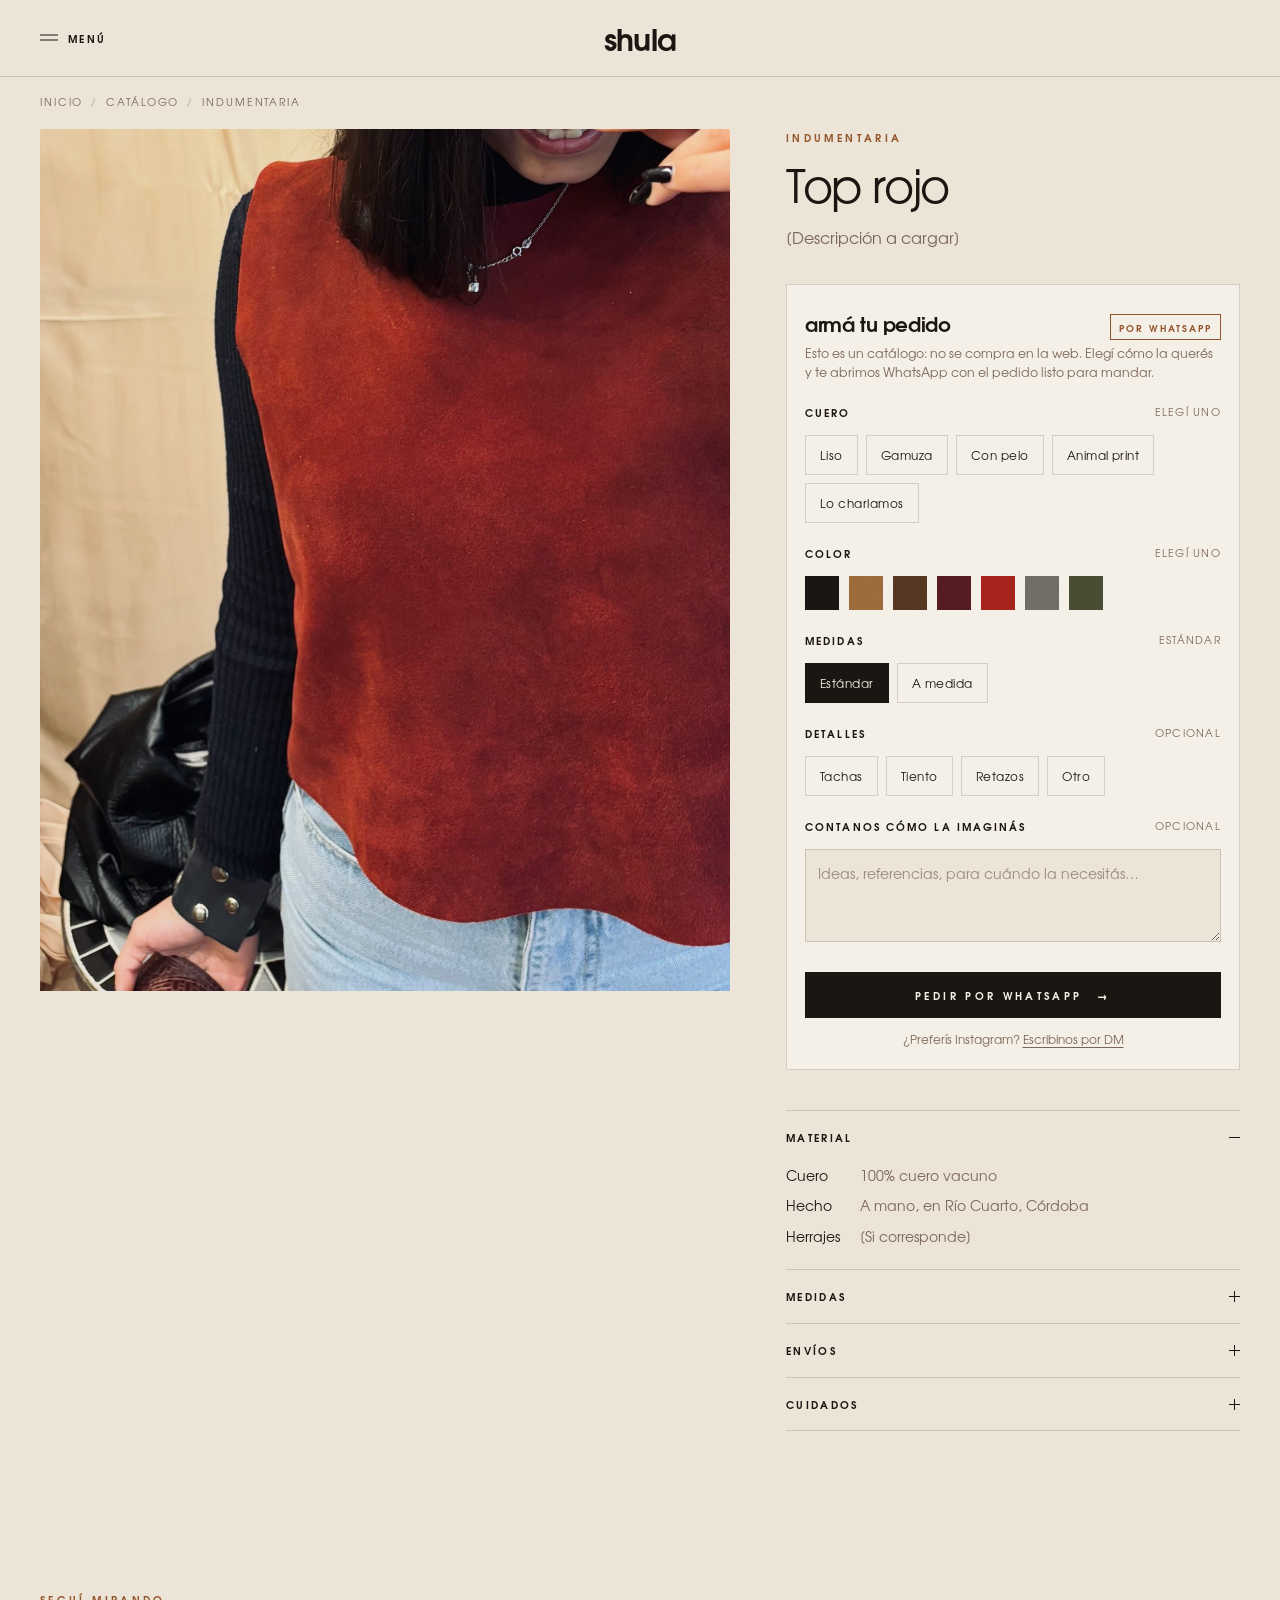
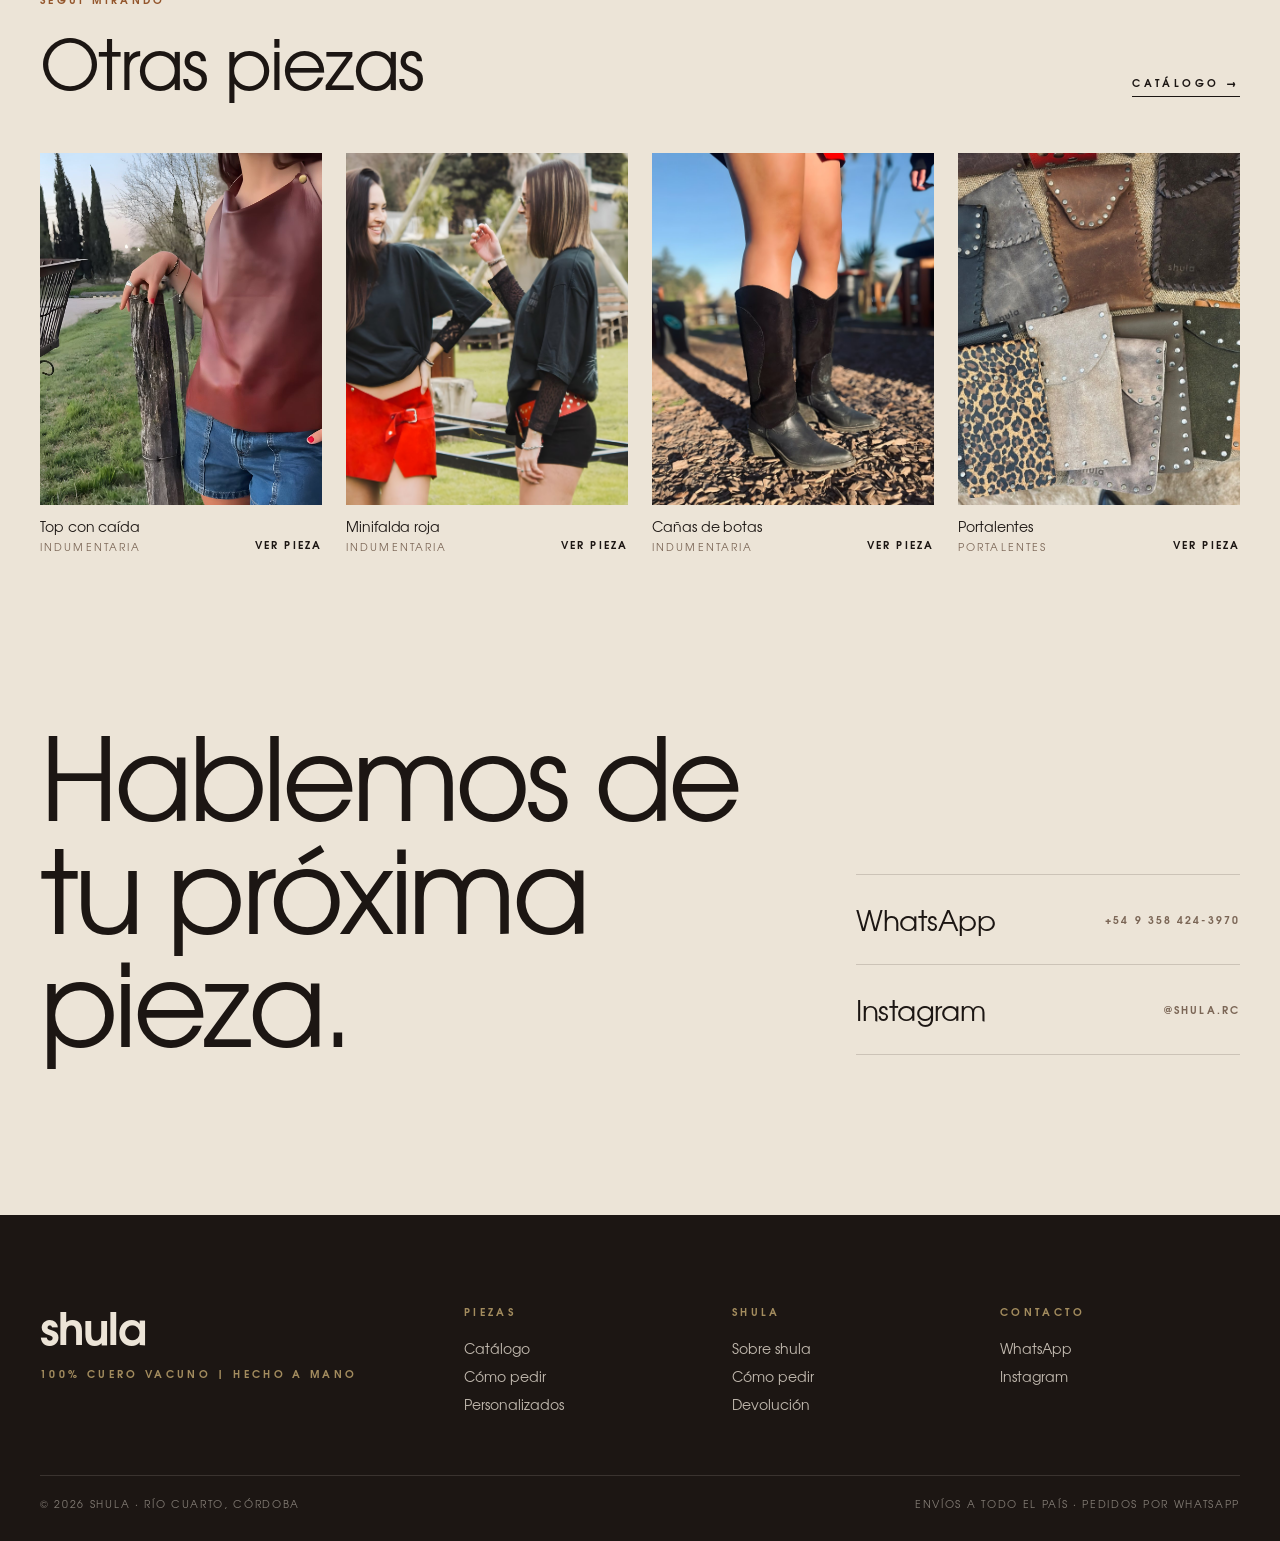
<file: pieza.html>
<!doctype html>
<html lang="es-AR">
<head>
  <meta charset="utf-8">
  <meta name="viewport" content="width=device-width, initial-scale=1, viewport-fit=cover">
  <title>Pieza — shula</title>
  <meta name="description" content="Pieza de 100% cuero vacuno hecha a mano por shula. Armá tu pedido y mandalo por WhatsApp.">
  <meta property="og:site_name" content="shula">
  <meta property="og:image" content="https://shula.com.ar/img/web/hero-lago.jpg">
  <meta name="theme-color" content="#ECE4D7">
  <link rel="preload" href="fonts/adventor-bold.woff" as="font" type="font/woff" crossorigin>
  <link rel="stylesheet" href="css/shula.css">
</head>
<body class="pdp-page">

<header class="hdr hdr--static">
  <div class="hdr__bar">
    <button class="hdr__menu-btn" type="button" data-menu-open aria-expanded="false" aria-controls="menu"><i></i>Menú</button>
    <a class="logo" href="index.html" aria-label="shula, inicio">shula</a>
  </div>
</header>

<div class="menu" id="menu" role="dialog" aria-modal="true" aria-label="Menú">
  <div class="menu__top">
    <span class="logo">shula</span>
    <button class="caps" type="button" data-menu-close>Cerrar</button>
  </div>
  <ul class="menu__list">
    <li><a href="index.html#catalogo">Catálogo</a></li>
    <li><a href="index.html#personalizados">Personalizados</a></li>
    <li><a href="index.html#encargar">Cómo pedir</a></li>
    <li><a href="index.html#atelier">Sobre Shula</a></li>
    <li><a href="index.html#devolucion">Devolución</a></li>
  </ul>
  <span class="stitch is-in" aria-hidden="true"></span>
</div>

<main class="pdp" data-pdp>
  <nav class="crumbs" aria-label="Ruta">
    <a href="index.html">Inicio</a><i>/</i><a href="index.html#catalogo">Catálogo</a><i>/</i><span data-p-cat>Categoría</span>
  </nav>

  <div class="pdp__grid">
    <!-- Galería -->
    <div class="gal">
      <div class="gal__track" tabindex="0" aria-label="Galería de fotos">
        <figure class="ph t-cognac"><span class="ph__label">Foto 1 · principal<b data-p-toma>Producto de frente · 4:5</b></span></figure>
        <figure class="ph t-choco"><span class="ph__label">Foto 2<b>En uso · plano medio</b></span></figure>
        <figure class="ph t-arena"><span class="ph__label">Foto 3<b>Lateral / espalda</b></span></figure>
        <figure class="ph t-tabaco"><span class="ph__label">Foto 4<b>En uso · al aire libre, horizontal</b></span></figure>
        <figure class="ph t-hueso"><span class="ph__label">Foto 5<b>Interior / reverso</b></span></figure>
        <figure class="ph t-negro"><span class="ph__label">Foto 6<b>Detalle: costura, tachas o tiento</b></span></figure>
      </div>
      <div class="gal__ui"><span data-gal-count>1 / 6</span><span class="gal__bar"><i></i></span><span class="muted">Deslizá</span></div>
    </div>

    <!-- Información + pedido -->
    <aside class="info">
      <p class="eyebrow" data-p-cat>Categoría</p>
      <h1 data-p-name>Nombre de la pieza</h1>
      <p class="info__desc" data-p-desc>[Descripción breve]</p>

      <form class="pedido" id="pedido" data-pedido novalidate>
        <div class="pedido__title"><h2>armá tu pedido</h2><span class="tag-catalogo">Por WhatsApp</span></div>
        <p class="pedido__note">Esto es un catálogo: no se compra en la web. Elegí cómo la querés y te abrimos WhatsApp con el pedido listo para mandar.</p>

        <div class="info__block">
          <div class="info__label">Cuero <span data-out="cuero">Elegí uno</span></div>
          <div class="opts" data-group="cuero" data-opts="cuero"></div>
        </div>

        <div class="info__block">
          <div class="info__label">Color <span data-out="color">Elegí uno</span></div>
          <div class="swatches" data-group="color" data-opts="color"></div>
        </div>

        <div class="info__block">
          <div class="info__label">Medidas <span data-out="medida">Estándar</span></div>
          <div class="opts" data-group="medida">
            <button class="opt" type="button" aria-pressed="true" data-name="Estándar">Estándar</button>
            <button class="opt" type="button" aria-pressed="false" data-name="A medida">A medida</button>
          </div>
          <div class="pedido__medida" data-medida-box>
            <label class="sr-only" for="medida-txt">Medidas que querés</label>
            <input class="field" id="medida-txt" name="medida" type="text" placeholder="Ej.: 25 × 18 cm, correa más larga…">
          </div>
        </div>

        <div class="info__block">
          <div class="info__label">Detalles <span>Opcional</span></div>
          <div class="opts" data-group="detalles" data-multi data-opts="detalles"></div>
        </div>

        <div class="info__block">
          <label class="info__label" for="nota">Contanos cómo la imaginás <span>Opcional</span></label>
          <textarea class="field" id="nota" name="nota" rows="3" placeholder="Ideas, referencias, para cuándo la necesitás…"></textarea>
        </div>

        <button class="btn btn--solid" type="submit" data-main-cta>Pedir por WhatsApp <span class="arr">→</span></button>
        <span class="pedido__alt">¿Preferís Instagram? <a data-ig href="#">Escribinos por DM</a></span>
      </form>

      <div class="acc">
        <details open>
          <summary>Material <i></i></summary>
          <div class="acc__body"><dl><dt>Cuero</dt><dd>100% cuero vacuno</dd><dt>Hecho</dt><dd>A mano, en Río Cuarto, Córdoba</dd><dt>Herrajes</dt><dd>[Si corresponde]</dd></dl></div>
        </details>
        <details>
          <summary>Medidas <i></i></summary>
          <div class="acc__body"><dl><dt>Alto</dt><dd>[— cm]</dd><dt>Ancho</dt><dd>[— cm]</dd><dt>Profundidad</dt><dd>[— cm]</dd></dl><p style="margin-top:12px">Si la querés de otra medida, elegí “A medida” en tu pedido.</p></div>
        </details>
        <details>
          <summary>Envíos <i></i></summary>
          <div class="acc__body"><p>Hacemos envíos a todo el país. Lo coordinamos por WhatsApp cuando confirmás tu pedido.</p></div>
        </details>
        <details>
          <summary>Cuidados <i></i></summary>
          <div class="acc__body"><ul><li>Guardala en un lugar seco, lejos del sol directo.</li><li>Limpiala con un paño seco y suave.</li><li>Hidratá el cuero cada tanto con crema específica.</li><li>[Texto a revisar por shula]</li></ul></div>
        </details>
      </div>
    </aside>
  </div>

  <!-- Detalles -->
  <section class="pdp__details" aria-labelledby="det-t">
    <div class="sec__head"><div class="rv"><p class="eyebrow">De cerca</p><h2 class="display" id="det-t">Detalles</h2></div></div>
    <div class="details__grid">
      <figure class="d1 rv"><div class="ph t-tabaco rv-img"><span class="ph__label">Macro<b>Punto guarnicionero / tiento · horizontal</b></span></div><figcaption>Costura a mano</figcaption></figure>
      <figure class="d2 rv"><div class="ph t-laton"><span class="ph__label">Macro<b>Tachas / herraje</b></span></div><figcaption>Tachas</figcaption></figure>
      <figure class="d3 rv"><div class="ph t-cognac"><span class="ph__label">Macro<b>Textura del cuero</b></span></div><figcaption>Cuero vacuno</figcaption></figure>
    </div>
  </section>

  <!-- Relacionadas -->
  <section class="sec" aria-labelledby="rel-t">
    <div class="sec__head"><div class="rv"><p class="eyebrow">Seguí mirando</p><h2 class="display" id="rel-t">Otras piezas</h2></div><a class="link-line" href="index.html#catalogo">Catálogo →</a></div>
    <div class="grid" data-related></div>
  </section>

  <section class="final wrap" aria-labelledby="fin-t" style="padding-top:0">
    <h2 class="rv" id="fin-t">Hablemos de tu próxima pieza.</h2>
    <div class="final__links rv rv-d1">
      <a data-wa href="#">WhatsApp <span data-wa-visible>Escribir →</span></a>
      <a data-ig href="#">Instagram <span data-ig-handle>Mensaje →</span></a>
    </div>
  </section>
</main>

<footer class="ftr">
  <div class="ftr__top">
    <div>
      <span class="logo">shula</span>
      <p class="eyebrow" style="margin-top:14px;color:var(--laton)">100% cuero vacuno | hecho a mano</p>
    </div>
    <div class="ftr__cols">
      <div><h4>Piezas</h4><a href="index.html#catalogo">Catálogo</a><a href="index.html#encargar">Cómo pedir</a><a href="index.html#personalizados">Personalizados</a></div>
      <div><h4>shula</h4><a href="index.html#atelier">Sobre shula</a><a href="index.html#encargar">Cómo pedir</a><a href="index.html#devolucion">Devolución</a></div>
      <div><h4>Contacto</h4><a data-wa href="#">WhatsApp</a><a data-ig href="#">Instagram</a></div>
    </div>
  </div>
  <div class="ftr__bottom"><span>© <span data-year></span> shula · Río Cuarto, Córdoba</span><span>Envíos a todo el país · Pedidos por WhatsApp</span></div>
</footer>

<!-- CTA fijo mobile: manda el pedido con lo que se haya elegido -->
<div class="sticky-cta" aria-label="Pedir">
  <div class="sticky-cta__name"><b data-p-name>Pieza</b><span data-p-cat>Categoría</span></div>
  <a class="btn btn--solid" data-send-order href="#">Pedir por WhatsApp</a>
</div>

<script src="js/data.js"></script>
<script src="js/shula.js"></script>
</body>
</html>
</file>
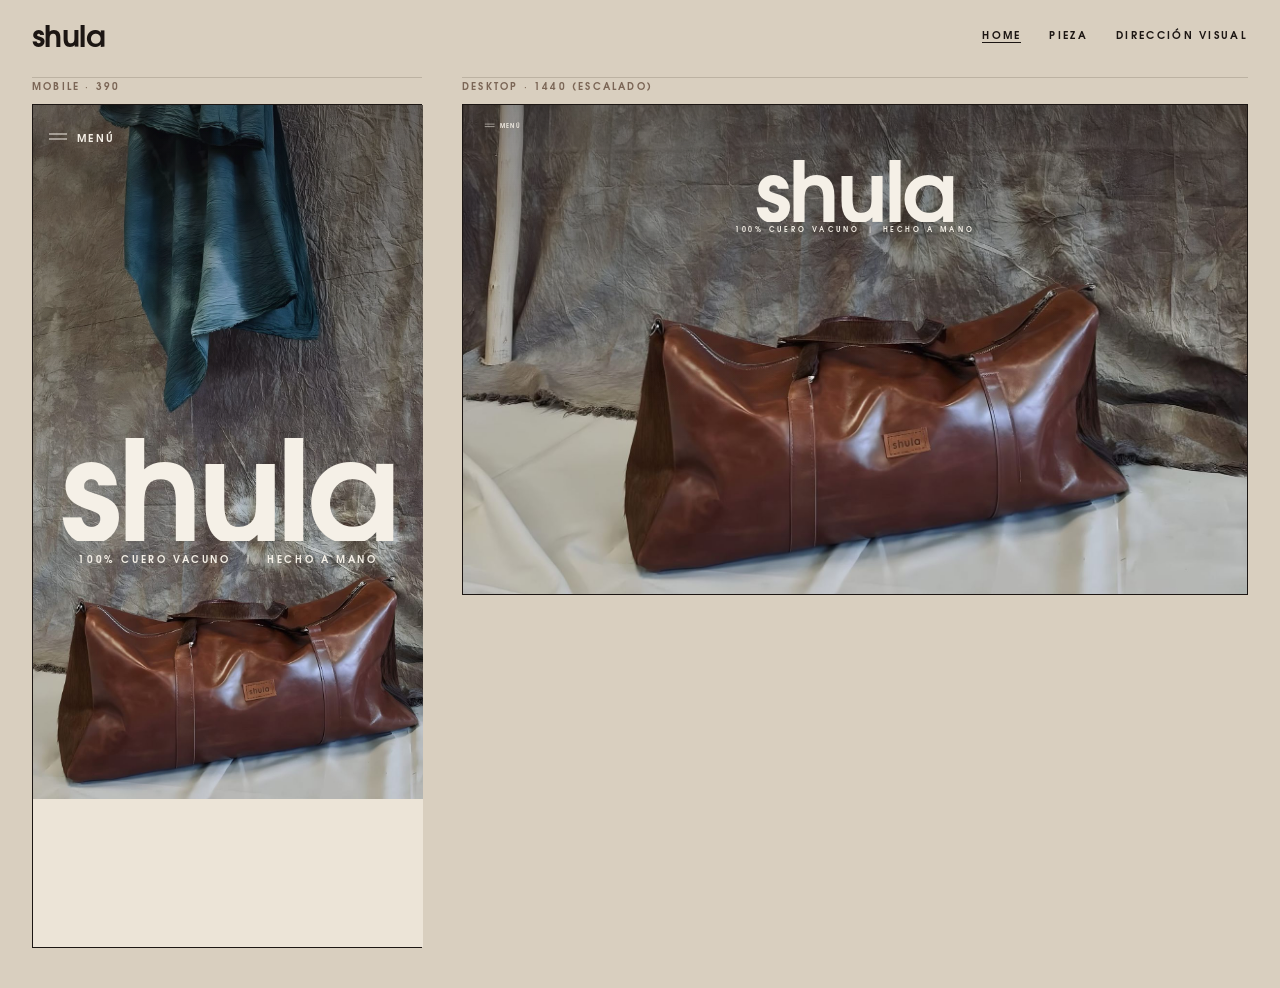
<file: vista.html>
<!doctype html>
<html lang="es-AR">
<head>
  <meta charset="utf-8">
  <meta name="viewport" content="width=device-width, initial-scale=1">
  <title>shula — Vista mobile + desktop</title>
  <link rel="stylesheet" href="css/shula.css">
  <style>
    body { background: #D9CFBF; }
    .bar { display: flex; gap: 28px; align-items: center; padding: 18px 32px; font-size: 10.5px; letter-spacing: .22em; text-transform: uppercase; font-weight: 700; }
    .bar a.on { border-bottom: 1px solid; }
    .bar .logo { margin-right: auto; }
    .stage { display: flex; gap: 40px; align-items: flex-start; padding: 8px 32px 40px; }
    .dev p { font-size: 10px; letter-spacing: .22em; text-transform: uppercase; font-weight: 700; margin-bottom: 10px; color: var(--muted); }
    .phone { width: 390px; height: 844px; border: 1px solid var(--choco); background: var(--marfil); flex: none; }
    .phone iframe { width: 390px; height: 842px; border: 0; display: block; }
    .desk { flex: 1; min-width: 0; }
    .desk .frame { width: 100%; aspect-ratio: 1440 / 900; border: 1px solid var(--choco); overflow: hidden; position: relative; background: var(--marfil); }
    .desk iframe { width: 1440px; height: 900px; border: 0; transform-origin: 0 0; position: absolute; top: 0; left: 0; }
  </style>
</head>
<body>
  <div class="bar">
    <span class="logo">shula</span>
    <a href="#" data-src="index.html" class="on">Home</a>
    <a href="#" data-src="pieza.html?id=top-caida">Pieza</a>
    <a href="direccion.html">Dirección visual</a>
  </div>
  <div class="stage">
    <div class="dev"><p>Mobile · 390</p><div class="phone"><iframe id="m" src="index.html" title="Mobile"></iframe></div></div>
    <div class="dev desk"><p>Desktop · 1440 (escalado)</p><div class="frame"><iframe id="d" src="index.html" title="Desktop"></iframe></div></div>
  </div>
  <script>
    var d = document.getElementById("d"), frame = document.querySelector(".frame");
    function fit() { d.style.transform = "scale(" + frame.clientWidth / 1440 + ")"; }
    addEventListener("resize", fit); fit();
    document.querySelectorAll("[data-src]").forEach(function (a) {
      a.addEventListener("click", function (e) {
        e.preventDefault();
        document.querySelectorAll("[data-src]").forEach(function (x) { x.classList.toggle("on", x === a); });
        document.getElementById("m").src = a.dataset.src; d.src = a.dataset.src;
      });
    });
  </script>
</body>
</html>
</file>
<file: css/shula.css>
/* ==========================================================================
   shula — sistema visual
   Una sola familia (Century Gothic). Jerarquía por tamaño, caja y tracking.
   Logo: "shula" en minúscula bold, blanco sobre negro (como su cartel).
   Firma: el tiento / punto guarnicionero que se cose solo al entrar en pantalla.
   ========================================================================== */

/* Respaldo si el dispositivo no tiene Century Gothic:
   TeX Gyre Adventor (GUST Font License) — geométrica de la misma familia (Avant Garde). */
@font-face { font-family: "SHULA Gothic"; src: local("Century Gothic"), local("CenturyGothic"), url("../fonts/adventor-regular.woff") format("woff"); font-weight: 400; font-display: swap; }
@font-face { font-family: "SHULA Gothic"; src: local("Century Gothic Bold"), local("CenturyGothic-Bold"), url("../fonts/adventor-bold.woff") format("woff"); font-weight: 700; font-display: swap; }

:root {
  /* Paleta */
  --marfil: #ECE4D7;      /* fondo base, marfil apagado */
  --papel: #F5F0E7;       /* superficies claras */
  --cognac: #93552B;      /* cuero coñac */
  --choco: #1C1613;       /* negro cálido: el negro del cartel y del logo de shula */
  --bordo: #561B21;       /* acento bordó profundo */
  --laton: #A38C5E;       /* latón envejecido */
  --muted: #7B6656;       /* texto secundario */
  --line: rgba(42, 25, 18, .16);

  /* Tipografía */
  --font: "Century Gothic", CenturyGothic, "SHULA Gothic", "URW Gothic", sans-serif;

  /* Escala */
  --fs-micro: 10.5px;
  --fs-small: 12px;
  --fs-body: 15px;
  --fs-lead: clamp(17px, 1.5vw, 21px);
  --fs-h3: clamp(22px, 2.2vw, 30px);
  --fs-h2: clamp(34px, 5.4vw, 76px);
  --fs-h1: clamp(44px, 8vw, 128px);

  --track-eyebrow: .32em;
  --track-nav: .22em;

  /* Espacio */
  --gutter: 16px;
  --sec: 96px;
  --ease: cubic-bezier(.22, .61, .36, 1);
  --ease-out: cubic-bezier(.16, 1, .3, 1);

  /* Grano de cuero para placeholders */
  --grain: url("data:image/svg+xml;utf8,<svg xmlns='http://www.w3.org/2000/svg' width='220' height='220'><filter id='n'><feTurbulence type='fractalNoise' baseFrequency='.85' numOctaves='3' stitchTiles='stitch'/><feColorMatrix values='0 0 0 0 0  0 0 0 0 0  0 0 0 0 0  0 0 0 .55 0'/></filter><rect width='100%' height='100%' filter='url(%23n)'/></svg>");
  /* Pespunte: puntadas oblicuas */
  --stitch: url("data:image/svg+xml;utf8,<svg xmlns='http://www.w3.org/2000/svg' width='12' height='8'><line x1='2.5' y1='6' x2='8.5' y2='2' stroke='%2393552B' stroke-width='1.3' stroke-linecap='round'/></svg>");
  --stitch-light: url("data:image/svg+xml;utf8,<svg xmlns='http://www.w3.org/2000/svg' width='12' height='8'><line x1='2.5' y1='6' x2='8.5' y2='2' stroke='%23A38C5E' stroke-width='1.3' stroke-linecap='round'/></svg>");
}

@media (min-width: 900px) {
  :root { --gutter: 40px; --sec: 160px; --fs-body: 16px; }
}

/* Reset corto */
*, *::before, *::after { box-sizing: border-box; }
html { -webkit-text-size-adjust: 100%; scroll-behavior: smooth; }
body {
  margin: 0;
  background: var(--marfil);
  color: var(--choco);
  font-family: var(--font);
  font-size: var(--fs-body);
  line-height: 1.6;
  -webkit-font-smoothing: antialiased;
  text-rendering: optimizeLegibility;
  overflow-x: clip;
}
img { display: block; max-width: 100%; }
a { color: inherit; text-decoration: none; }
button { font: inherit; color: inherit; background: none; border: 0; padding: 0; cursor: pointer; }
h1, h2, h3, h4, p, ul, ol, figure { margin: 0; padding: 0; }
ul, ol { list-style: none; }
:focus-visible { outline: 1.5px solid var(--cognac); outline-offset: 4px; }
::selection { background: var(--cognac); color: var(--papel); }

/* ---------- Utilidades tipográficas ---------- */
.eyebrow {
  font-size: var(--fs-micro);
  letter-spacing: var(--track-eyebrow);
  text-transform: uppercase;
  font-weight: 700;
}
.caps { text-transform: uppercase; letter-spacing: var(--track-nav); font-size: var(--fs-small); }
.muted { color: var(--muted); }
.display {
  font-size: var(--fs-h2);
  line-height: 1.02;
  letter-spacing: -.025em;
  font-weight: 400;
}
.display--xl { font-size: var(--fs-h1); letter-spacing: -.035em; line-height: .96; }
.lead { font-size: var(--fs-lead); line-height: 1.5; }
.wrap { padding-inline: var(--gutter); }
.sr-only { position: absolute; width: 1px; height: 1px; overflow: hidden; clip: rect(0 0 0 0); white-space: nowrap; }

/* ---------- Costura (firma) ---------- */
.stitch {
  display: block;
  height: 8px;
  background: var(--stitch) repeat-x left center / 12px 8px;
  clip-path: inset(0 100% 0 0);
  transition: clip-path 1.6s var(--ease-out);
}
.stitch--light { background-image: var(--stitch-light); }
.stitch.is-in { clip-path: inset(0 0 0 0); }

/* ---------- Botones ---------- */
.btn {
  display: inline-flex;
  align-items: center;
  gap: 14px;
  padding: 17px 28px 16px;
  border: 1px solid currentColor;
  font-size: var(--fs-micro);
  font-weight: 700;
  letter-spacing: var(--track-eyebrow);
  text-transform: uppercase;
  line-height: 1;
  white-space: nowrap;
  transition: background-color .4s var(--ease), color .4s var(--ease), border-color .4s var(--ease);
}
.btn .arr { transition: transform .4s var(--ease); }
.btn:hover .arr { transform: translateX(4px); }
.btn--solid { background: var(--choco); border-color: var(--choco); color: var(--papel); }
.btn--solid:hover { background: var(--cognac); border-color: var(--cognac); }
.btn--ghost:hover { background: var(--choco); color: var(--papel); border-color: var(--choco); }
.btn--light { color: var(--papel); }
.btn--light:hover { background: var(--papel); color: var(--bordo); border-color: var(--papel); }

.link-line {
  display: inline-flex; gap: 10px; align-items: center;
  font-size: var(--fs-micro); font-weight: 700; letter-spacing: var(--track-eyebrow); text-transform: uppercase;
  padding-bottom: 6px;
  background: linear-gradient(currentColor, currentColor) left bottom / 100% 1px no-repeat;
  transition: background-size .5s var(--ease);
}
.link-line:hover { background-size: 30% 1px; }

/* ---------- Placeholders fotográficos ---------- */
.ph {
  position: relative;
  overflow: hidden;
  background-color: var(--tone, #CDBBA0);
  aspect-ratio: var(--ratio, 4 / 5);
  isolation: isolate;
}
.ph::before {
  content: "";
  position: absolute; inset: 0;
  background: var(--grain);
  opacity: .22;
  mix-blend-mode: multiply;
  z-index: 0;
  pointer-events: none;
}
.ph::after {
  /* marco interior finito: indica "encuadre" */
  content: "";
  position: absolute; inset: 10px;
  border: 1px solid rgba(255, 255, 255, .16);
  z-index: 0;
  pointer-events: none;
}
.ph > img, .ph > video {
  position: absolute; inset: 0; width: 100%; height: 100%; object-fit: cover; z-index: 1;
  transition: transform 1.2s var(--ease-out);
}
.ph__label {
  position: absolute; left: 18px; right: 18px; bottom: 16px;
  z-index: 1;
  font-size: 9.5px;
  line-height: 1.5;
  letter-spacing: .24em;
  text-transform: uppercase;
  font-weight: 700;
  color: rgba(255, 255, 255, .72);
}
.ph__label b { display: block; font-weight: 400; letter-spacing: .12em; opacity: .8; }
.ph > img ~ .ph__label { display: none; }

.t-cognac { --tone: #8C5029; }
.t-tabaco { --tone: #6A4027; }
.t-choco  { --tone: #3B2419; }
.t-bordo  { --tone: #5A1E24; }
.t-arena  { --tone: #C9B597; }
.t-hueso  { --tone: #DCCFBC; }
.t-laton  { --tone: #9B8659; }
.t-negro  { --tone: #1E1917; }
.t-suela  { --tone: #A8743F; }
.t-gris   { --tone: #7A756D; }
.t-oliva  { --tone: #4E5237; }
.t-arena .ph__label, .t-hueso .ph__label { color: rgba(42, 25, 18, .62); }
.t-arena::after, .t-hueso::after { border-color: rgba(42, 25, 18, .12); }

/* zoom sutil al hover en piezas */
.zoom { overflow: hidden; }
.zoom .ph { transition: transform 1.2s var(--ease-out); }
@media (hover: hover) {
  .zoom:hover .ph, .zoom:hover .ph > img { transform: scale(1.035); }
}

/* ---------- Revelado al scroll ---------- */
.rv { opacity: 0; transform: translateY(24px); transition: opacity 1.1s var(--ease-out), transform 1.1s var(--ease-out); }
.rv.is-in { opacity: 1; transform: none; }
.rv-img { clip-path: inset(0 0 100% 0); transition: clip-path 1.4s var(--ease-out); }
.rv-img.is-in { clip-path: inset(0 0 0 0); }
.rv-d1 { transition-delay: .12s; }
.rv-d2 { transition-delay: .24s; }
.rv-d3 { transition-delay: .36s; }

@media (prefers-reduced-motion: reduce) {
  html { scroll-behavior: auto; }
  .rv, .rv-img, .stitch { opacity: 1; transform: none; clip-path: none; transition: none; }
  .zoom:hover .ph, .zoom:hover .ph > img { transform: none; }
  .hero__media .ph { animation: none !important; }
}

/* ==========================================================================
   HEADER
   ========================================================================== */
.hdr {
  position: fixed; inset: 0 0 auto 0; z-index: 50;
  color: var(--papel);
  transition: transform .5s var(--ease), background-color .5s var(--ease), color .5s var(--ease);
}
.hdr__bar {
  display: grid;
  grid-template-columns: 1fr auto 1fr;
  align-items: center;
  height: 64px;
  padding-inline: var(--gutter);
}
.hdr.is-solid { background: var(--marfil); color: var(--choco); box-shadow: 0 1px 0 var(--line); }
.hdr.is-hidden { transform: translateY(-100%); }
/* Arriba de todo (sobre la portada) solo se ve el botón Menú; el logo aparece al bajar */
.hdr .logo { transition: opacity .4s var(--ease); }
.hdr:not(.is-solid):not(.hdr--static) .logo { opacity: 0; pointer-events: none; }
.hdr--static { color: var(--choco); background: var(--marfil); box-shadow: 0 1px 0 var(--line); }

.logo {
  /* logo de shula: minúscula, bold, geométrica. Reemplazable por SVG oficial. */
  font-size: 26px;
  font-weight: 700;
  letter-spacing: -.02em;
  text-transform: lowercase;
  line-height: 1;
  padding-bottom: 3px;
}
.hdr__nav { display: none; gap: 30px; }
.hdr__nav a, .hdr__menu-btn, .hdr__wa {
  font-size: var(--fs-micro); letter-spacing: var(--track-nav); text-transform: uppercase; font-weight: 700;
  position: relative;
}
.hdr__nav a::after {
  content: ""; position: absolute; left: 0; right: 0; bottom: -6px; height: 1px; background: currentColor;
  transform: scaleX(0); transform-origin: left; transition: transform .45s var(--ease);
}
.hdr__nav a:hover::after { transform: scaleX(1); }
.hdr__menu-btn { justify-self: start; display: inline-flex; gap: 10px; align-items: center; }
.hdr__menu-btn i { display: block; width: 18px; height: 1px; background: currentColor; box-shadow: 0 5px 0 currentColor; transform: translateY(-2.5px); }
.hdr__wa { justify-self: end; }
.hdr__right { justify-self: end; }

@media (min-width: 1024px) {
  .hdr__bar { height: 76px; }
  .logo { font-size: 30px; }
}

/* Menú móvil */
.menu {
  position: fixed; inset: 0; z-index: 60;
  background: var(--marfil); color: var(--choco);
  display: flex; flex-direction: column;
  padding: 20px var(--gutter) 32px;
  visibility: hidden; opacity: 0;
  transition: opacity .45s var(--ease), visibility 0s linear .45s;
}
.menu.is-open { visibility: visible; opacity: 1; transition: opacity .45s var(--ease); }
.menu__top { display: flex; justify-content: space-between; align-items: center; height: 24px; }
.menu__list { margin-top: auto; display: grid; gap: 6px; }
.menu__list a {
  font-size: 40px; line-height: 1.12; letter-spacing: -.03em;
  display: block;
  opacity: 0; transform: translateY(14px);
  transition: opacity .6s var(--ease-out), transform .6s var(--ease-out);
}
.menu.is-open .menu__list a { opacity: 1; transform: none; }
.menu.is-open .menu__list li:nth-child(2) a { transition-delay: .05s; }
.menu.is-open .menu__list li:nth-child(3) a { transition-delay: .1s; }
.menu.is-open .menu__list li:nth-child(4) a { transition-delay: .15s; }
.menu__foot { margin-top: 40px; display: flex; gap: 28px; }
.menu .stitch { margin-top: 28px; }
@media (min-width: 1024px) {
  .menu { padding: 26px var(--gutter) 56px; }
  .menu__list a { font-size: clamp(56px, 6vw, 96px); }
  .menu__list a:hover { color: var(--cognac); }
}

/* ==========================================================================
   HERO
   ========================================================================== */
.hero {
  position: relative;
  height: 100svh;
  min-height: 620px;
  color: var(--papel);
  overflow: hidden;
}
.hero__media { position: absolute; inset: 0; }
.hero__media .ph {
  position: absolute; inset: 0; aspect-ratio: auto; height: 100%;
  animation: heroSettle 2.6s var(--ease-out) both;
}
@keyframes heroSettle { from { transform: scale(1.06); } to { transform: scale(1); } }
.hero__media::after {
  /* velo inferior sutil para legibilidad (no gradiente decorativo) */
  content: ""; position: absolute; inset: auto 0 0 0; height: 55%;
  background: linear-gradient(to top, rgba(30, 17, 11, .55), rgba(30, 17, 11, 0));
  pointer-events: none; z-index: 2;
}
.hero .ph__label { top: 88px; bottom: auto; left: var(--gutter); max-width: 240px; }
.hero__content {
  position: absolute; inset: auto 0 0 0; z-index: 3;
  padding: 0 var(--gutter) 22px;
}
.hero__claim {
  font-size: var(--fs-micro); letter-spacing: var(--track-eyebrow); text-transform: uppercase; font-weight: 700;
  line-height: 2;
}
.hero__row .btn { padding: 15px 18px 14px; }
.hero__row { display: flex; justify-content: space-between; align-items: flex-end; gap: 20px; margin-bottom: 18px; }
.hero__word {
  display: block;
  font-size: 36vw;
  line-height: .92;
  font-weight: 700;
  letter-spacing: -.03em;
  text-align: center;
  white-space: nowrap;
}
.hero__word span { display: inline-block; transform: translateY(110%); animation: rise 1.4s var(--ease-out) forwards; }
.hero__word span:nth-child(2) { animation-delay: .07s; }
.hero__word span:nth-child(3) { animation-delay: .14s; }
.hero__word span:nth-child(4) { animation-delay: .21s; }
.hero__word span:nth-child(5) { animation-delay: .28s; }
.hero__wordmask { overflow: hidden; padding-top: .06em; }
@keyframes rise { to { transform: none; } }
.hero .stitch { margin: 14px 0 0; }
.hero__sign {
  display: flex; justify-content: center; gap: 14px;
  margin-top: 10px;
  font-size: 10px; letter-spacing: .26em; text-transform: uppercase; font-weight: 700;
}
.hero__sign i { font-style: normal; opacity: .5; }
@media (min-width: 900px) { .hero__sign { font-size: 13px; letter-spacing: .4em; margin-top: 4px; } }
.hero__scroll { display: none; }

@media (min-width: 900px) {
  .hero__content { padding-bottom: 28px; }
  .hero__word { font-size: 35vw; }
  .hero__row { margin-bottom: 8px; }
  .hero__claim { font-size: 11.5px; }
  .hero__scroll { display: block; }
}
@media (prefers-reduced-motion: reduce) {
  .hero__word span { transform: none; animation: none; }
}

/* ==========================================================================
   SECCIONES
   ========================================================================== */
.sec { padding-block: var(--sec); }
.sec__head {
  display: flex; justify-content: space-between; align-items: flex-end; gap: 24px;
  padding-inline: var(--gutter);
  margin-bottom: 36px;
}
.sec__head .eyebrow { margin-bottom: 18px; color: var(--cognac); }
@media (min-width: 900px) { .sec__head { margin-bottom: 56px; } }

/* ---------- Categorías ---------- */
.cats__track {
  display: grid;
  grid-auto-flow: column;
  grid-auto-columns: 62%;
  gap: 10px;
  overflow-x: auto;
  scroll-snap-type: x mandatory;
  scroll-padding-inline: var(--gutter);
  padding-inline: var(--gutter);
  scrollbar-width: none;
}
.cats__track::-webkit-scrollbar { display: none; }
.cat { scroll-snap-align: start; display: block; width: 100%; background: none; border: 0; padding: 0; margin: 0; font: inherit; color: inherit; text-align: left; cursor: pointer; transition: opacity .35s var(--ease); }
.cats__track.has-active .cat:not(.is-active) { opacity: .45; }
.cat.is-active .cat__name { color: var(--cognac); }
.cat:focus-visible { outline: 1px solid var(--cognac); outline-offset: 4px; }
.catalog__state { padding: 28px var(--gutter) 0; font-size: var(--fs-small); color: var(--muted); display: flex; flex-wrap: wrap; gap: 6px 14px; align-items: baseline; }
.catalog__state[hidden] { display: none; }
.catalog__state strong { color: var(--choco); font-weight: 700; }
.catalog__state button { background: none; border: 0; padding: 0; font: inherit; color: var(--choco); cursor: pointer; }
.catalog .grid { margin-top: 40px; }
.catalog__open { scroll-margin-top: 90px; }
.catalog__open[hidden] { display: none; }
.cat .ph { --ratio: 4 / 5; }
.cat__name {
  display: flex; justify-content: space-between; align-items: baseline;
  margin-top: 14px;
  font-size: var(--fs-small); letter-spacing: var(--track-nav); text-transform: uppercase; font-weight: 700;
}
.cat__name span { font-weight: 400; color: var(--muted); letter-spacing: .1em; }
.cats__hint { padding-inline: var(--gutter); margin-top: 22px; display: flex; align-items: center; gap: 14px; }
.cats__hint .stitch { flex: 1; }

@media (min-width: 1024px) {
  .cats__track { grid-auto-flow: row; grid-template-columns: repeat(8, 1fr); overflow: visible; gap: 14px; }
  .cat:nth-child(even) { margin-top: 64px; }
  .cats__hint { display: none; }
}

/* ---------- Destacadas ---------- */
.feat {
  display: grid;
  grid-template-columns: repeat(2, 1fr);
  column-gap: 10px;
  row-gap: 44px;
  padding-inline: var(--gutter);
}
.piece { display: block; }
.piece__meta { display: grid; grid-template-columns: 1fr auto; align-items: baseline; gap: 4px 16px; margin-top: 14px; }
.piece__name { font-size: 15px; letter-spacing: -.005em; line-height: 1.3; }
.piece__cat { font-size: var(--fs-micro); letter-spacing: .2em; text-transform: uppercase; color: var(--muted); grid-column: 1; }
.piece__cta {
  grid-column: 2; grid-row: 1 / span 2; align-self: end;
  font-size: var(--fs-micro); letter-spacing: .2em; text-transform: uppercase; font-weight: 700;
  padding-bottom: 3px;
  background: linear-gradient(currentColor, currentColor) left bottom / 0% 1px no-repeat;
  transition: background-size .45s var(--ease);
}
.piece:hover .piece__cta { background-size: 100% 1px; }
.feat .piece--a { grid-column: 1 / -1; }
.feat .piece--a .ph { --ratio: 4 / 5; }
.feat .piece--b .ph, .feat .piece--c .ph { --ratio: 3 / 4; }
.feat .piece--c { margin-top: 56px; }
.feat .piece--d { grid-column: 1 / -1; }
.feat .piece--d .ph { --ratio: 5 / 4; }
.feat .piece--e .ph { --ratio: 3 / 4; }
.feat .piece--f { margin-top: -40px; }
.feat .piece--f .ph { --ratio: 3 / 4.2; }
/* en 2 columnas, el meta se apila para no apretar */
.feat .piece--b .piece__meta, .feat .piece--c .piece__meta, .feat .piece--e .piece__meta, .feat .piece--f .piece__meta { grid-template-columns: 1fr; }
.feat .piece--b .piece__cta, .feat .piece--c .piece__cta, .feat .piece--e .piece__cta, .feat .piece--f .piece__cta { grid-column: 1; grid-row: auto; justify-self: start; margin-top: 6px; }

@media (min-width: 1024px) {
  .feat { grid-template-columns: repeat(12, 1fr); column-gap: 24px; row-gap: 0; }
  .feat .piece--a { grid-column: 1 / 7; grid-row: 1 / 3; }
  .feat .piece--b { grid-column: 8 / 11; grid-row: 1; margin-top: 96px; }
  .feat .piece--c { grid-column: 10 / 13; grid-row: 2; margin-top: 56px; align-self: end; }
  .feat .piece--d { grid-column: 3 / 9; grid-row: 3; margin-top: 140px; }
  .feat .piece--d .ph { --ratio: 16 / 11; }
  .feat .piece--e { grid-column: 10 / 13; grid-row: 3; margin-top: 240px; }
  .feat .piece--f { grid-column: 1 / 4; grid-row: 4; margin-top: 96px; }
  .feat .feat__note { grid-column: 5 / 9; grid-row: 4; align-self: center; margin-top: 96px; }
  .feat .piece--b .piece__meta, .feat .piece--c .piece__meta, .feat .piece--e .piece__meta, .feat .piece--f .piece__meta { grid-template-columns: 1fr auto; }
  .feat .piece--b .piece__cta, .feat .piece--c .piece__cta, .feat .piece--e .piece__cta, .feat .piece--f .piece__cta { grid-column: 2; grid-row: 1 / span 2; justify-self: auto; margin-top: 0; }
}
.feat__note { grid-column: 1 / -1; max-width: 32ch; margin-top: 12px; }
.feat__note p { font-size: var(--fs-lead); line-height: 1.45; margin-bottom: 28px; }

/* ---------- Campaña (editorial) ---------- */
.camp { background: var(--papel); color: var(--choco); overflow: hidden; }
.camp .eyebrow { color: var(--cognac); }
.camp__grid { display: grid; grid-template-columns: repeat(6, 1fr); padding-inline: var(--gutter); }
.camp__a { grid-column: 1 / 6; }
.camp__a .ph { --ratio: 4 / 5.2; }
.camp__b { grid-column: 4 / 7; margin-top: -120px; position: relative; z-index: 2; }
.camp__b .ph { --ratio: 3 / 4; }
.camp__title { grid-column: 1 / 4; grid-row: 2; align-self: end; padding-right: 12px; }
.camp__title h2 { font-size: 34px; line-height: 1; letter-spacing: -.03em; font-weight: 400; margin-top: 14px; }
.camp__c { grid-column: 1 / -1; margin-top: 40px; }
.camp__c .ph { --ratio: 16 / 10; }
.camp__d { grid-column: 1 / 3; margin-top: 10px; }
.camp__d .ph { --ratio: 1; }
.camp__quote { grid-column: 3 / -1; margin-top: 10px; padding-left: 14px; align-self: center; }
.camp__quote p { font-size: 13px; letter-spacing: .02em; line-height: 1.6; color: var(--muted); }
.camp .stitch { margin: 56px var(--gutter) 0; }

@media (min-width: 1024px) {
  .camp__grid { grid-template-columns: repeat(12, 1fr); column-gap: 24px; }
  .camp__a { grid-column: 1 / 7; grid-row: 1 / 3; }
  .camp__b { grid-column: 6 / 10; grid-row: 1; margin-top: 180px; }
  .camp__title { grid-column: 10 / 13; grid-row: 1; align-self: start; margin-top: 180px; padding: 0; }
  .camp__title h2 { font-size: clamp(40px, 4.2vw, 64px); }
  .camp__quote { grid-column: 7 / 11; grid-row: 2; align-self: end; margin: 0; padding: 0 0 8px; }
  .camp__c { grid-column: 3 / 11; grid-row: 3; margin-top: 140px; }
  .camp__c .ph { --ratio: 16 / 8; }
  .camp__d { grid-column: 11 / 13; grid-row: 3; margin-top: 0; align-self: end; transform: translateY(80px); }
}

/* ---------- Atelier / artesanía ---------- */
.atelier__grid { display: grid; gap: 40px; padding-inline: var(--gutter); }
.atelier__intro h2 { margin: 18px 0 24px; }
.atelier__intro p { max-width: 38ch; color: var(--muted); }
.atelier__hands .ph { --ratio: 4 / 5; }
.collage.ph { --ratio: 2 / 1; }
.atelier__cap { margin-top: 12px; font-size: 15px; letter-spacing: .01em; color: var(--cognac); }
.atelier__text p { max-width: 62ch; color: var(--muted); font-size: var(--fs-lead); line-height: 1.55; }
.atelier__text p + p { margin-top: 1em; }
.atelier__text .atelier__firma { color: var(--choco); font-size: var(--fs-lead); letter-spacing: -.01em; margin-top: 1.4em; }

@media (min-width: 1024px) {
  .atelier__grid { grid-template-columns: repeat(12, 1fr); grid-template-rows: auto 1fr; column-gap: 24px; row-gap: 0; }
  .atelier__hands { grid-column: 1 / 8; grid-row: 1 / 3; }
  .atelier__intro { grid-column: 9 / 13; grid-row: 1; padding-top: 0; }
  .atelier__text { grid-column: 9 / 13; grid-row: 2; align-self: start; margin-top: 28px; }
}

/* ---------- Proceso (video a todo el ancho) ---------- */
.proceso { background: var(--choco); color: var(--marfil); }
.proceso__head { padding-inline: var(--gutter); margin-bottom: 36px; }
.proceso__t { font-size: clamp(44px, 9vw, 150px); line-height: .95; letter-spacing: -.04em; font-weight: 700; text-transform: uppercase; }
.proceso__sub { white-space: nowrap; margin-top: 14px; font-size: var(--fs-lead); color: var(--laton); }
.proceso__media { padding-inline: var(--gutter); }
.proceso__ph, .proceso__video { display: block; width: 100%; aspect-ratio: 9 / 16; max-height: 82vh; object-fit: cover; background: #2a201b; }
.proceso__ph { --ratio: 9 / 16; }
@media (min-width: 900px) {
  .proceso__head { display: flex; justify-content: space-between; align-items: flex-end; gap: 24px; margin-bottom: 48px; }
  .proceso__ph, .proceso__video { aspect-ratio: 16 / 9; max-height: none; }
  .proceso__ph { --ratio: 16 / 9; }
}

/* ---------- Catálogo ---------- */

.filters {
  display: flex; gap: 22px;
  overflow-x: auto; scrollbar-width: none;
  padding: 0 var(--gutter) 2px;
  margin-bottom: 28px;
  border-bottom: 1px solid var(--line);
}
.filters::-webkit-scrollbar { display: none; }
.filter {
  flex: none;
  padding: 12px 0 14px;
  font-size: var(--fs-micro); letter-spacing: .2em; text-transform: uppercase; font-weight: 700;
  color: var(--muted);
  position: relative;
  transition: color .3s var(--ease);
}
.filter::after { content: ""; position: absolute; left: 0; right: 0; bottom: -1px; height: 2px; background: var(--choco); transform: scaleX(0); transition: transform .45s var(--ease); transform-origin: left; }
.filter:hover { color: var(--choco); }
.filter.is-active { color: var(--choco); }
.filter.is-active::after { transform: scaleX(1); }
.filter sup { font-size: 8px; letter-spacing: .05em; margin-left: 3px; font-weight: 400; }

.grid {
  display: grid; grid-template-columns: repeat(2, 1fr);
  gap: 32px 10px;
  padding-inline: var(--gutter);
}
.grid .piece .ph { --ratio: 4 / 5; }
.grid .piece__meta { grid-template-columns: 1fr; margin-top: 12px; }
.grid .piece__name { font-size: 14px; }
.grid .piece__cta { display: none; }
.grid .piece { animation: fadeIn .6s var(--ease-out) both; }
@keyframes fadeIn { from { opacity: 0; transform: translateY(10px); } to { opacity: 1; transform: none; } }
.grid__empty { grid-column: 1 / -1; padding: 60px 0; color: var(--muted); }
.catalog__foot { padding: 56px var(--gutter) 0; display: flex; justify-content: center; }
.catalog__foot .btn { white-space: normal; text-align: center; line-height: 1.6; padding-block: 14px 13px; }
@media (min-width: 900px) {
  .filters { gap: 36px; margin-bottom: 44px; }
  .grid { grid-template-columns: repeat(4, 1fr); gap: 64px 24px; }
  .grid .piece__meta { grid-template-columns: 1fr auto; }
  .grid .piece__cta { display: block; }
}

/* ---------- Personalización ---------- */
.custom { background: var(--bordo); color: var(--papel); }
.custom__grid { display: grid; gap: 44px; padding-inline: var(--gutter); }
.custom .eyebrow { color: var(--laton); }
.custom h2 { margin: 18px 0 22px; }
.custom__intro p { max-width: 34ch; color: rgba(245, 240, 231, .78); }
.adapt { border-top: 1px solid rgba(245, 240, 231, .2); }
.adapt li {
  display: grid; grid-template-columns: 1fr auto; align-items: baseline; gap: 16px;
  padding: 18px 0 17px;
  border-bottom: 1px solid rgba(245, 240, 231, .2);
}
.adapt strong { font-weight: 400; font-size: 24px; letter-spacing: -.02em; line-height: 1.1; }
.adapt span { font-size: var(--fs-micro); letter-spacing: .18em; text-transform: uppercase; color: rgba(245, 240, 231, .6); text-align: right; }
.custom__img .ph { --ratio: 4 / 5; }
.custom__cta { display: flex; flex-wrap: wrap; gap: 14px; align-items: center; }
.custom__cta small { font-size: var(--fs-small); color: rgba(245, 240, 231, .6); }
@media (min-width: 1024px) {
  .custom__grid { grid-template-columns: repeat(12, 1fr); column-gap: 24px; }
  .custom__intro { grid-column: 1 / 6; }
  .custom__img { grid-column: 8 / 13; grid-row: 1 / 3; align-self: start; }
  .adapt-col { grid-column: 1 / 6; grid-row: 2; }
  .custom__side { grid-column: 10 / 13; grid-row: 1 / 3; align-self: end; }
  .adapt strong { font-size: 30px; }
}
.custom__side .ph { --ratio: 3 / 4; margin-bottom: 36px; }
.custom__side { display: none; }
@media (min-width: 1024px) { .custom__side { display: block; } }

/* ---------- Cómo encargar ---------- */
.how__list { display: grid; padding-inline: var(--gutter); position: relative; }
.how__item { display: grid; grid-template-columns: 44px 1fr; gap: 0 12px; padding: 22px 0; position: relative; }
.how__item em { font-style: normal; font-size: var(--fs-micro); letter-spacing: .2em; color: var(--cognac); font-weight: 700; padding-top: 9px; }
.how__item strong { font-weight: 400; font-size: 26px; line-height: 1.1; letter-spacing: -.02em; }
.how__item p { grid-column: 2; font-size: 13.5px; color: var(--muted); margin-top: 8px; max-width: 30ch; }
.how__item + .how__item { border-top: 1px solid var(--line); }
.how__arrow { display: none; }
@media (min-width: 1024px) {
  .how__list { grid-template-columns: repeat(3, 1fr); gap: 0 24px; }
  .how__item { grid-template-columns: 1fr; padding: 28px 24px 0 0; border-top: 0 !important; }
  .how__item em { padding: 0 0 22px; }
  .how__item strong { font-size: 34px; }
  .how__item p { grid-column: 1; }
  .how__arrow { display: block; position: absolute; right: 18px; top: 22px; font-size: 20px; color: var(--cognac); }
  .how .stitch { margin-inline: var(--gutter); }
}

/* ---------- Instagram ---------- */
.ig__grid { display: grid; grid-template-columns: repeat(3, 1fr); gap: 3px; }
.ig__grid .ph { --ratio: 1; }
.ig__grid .ph__label { left: 10px; bottom: 8px; font-size: 8px; letter-spacing: .16em; }
.ig__grid .ph::after { inset: 6px; }
@media (min-width: 900px) { .ig__grid { grid-template-columns: repeat(6, 1fr); } .ig__grid .ph__label { font-size: 9px; left: 14px; bottom: 12px; } }

/* ---------- CTA final ---------- */
.final { padding-block: var(--sec); text-align: left; }
.final h2 { font-size: clamp(40px, 9vw, 150px); line-height: .98; letter-spacing: -.04em; font-weight: 400; max-width: 12ch; }
.final__links { display: grid; margin-top: 48px; border-top: 1px solid var(--line); }
.final__links a {
  display: flex; justify-content: space-between; align-items: center;
  padding: 22px 0; border-bottom: 1px solid var(--line);
  font-size: 22px; letter-spacing: -.01em;
  transition: padding .5s var(--ease), color .4s var(--ease);
}
.final__links a span { font-size: var(--fs-micro); letter-spacing: .2em; text-transform: uppercase; color: var(--muted); font-weight: 700; }
.final__links a:hover { padding-left: 14px; color: var(--cognac); }
@media (min-width: 1024px) {
  .final { display: grid; grid-template-columns: repeat(12, 1fr); column-gap: 24px; }
  .final h2 { grid-column: 1 / 9; }
  .final__links { grid-column: 9 / 13; align-self: end; margin-top: 0; }
  .final__links a { font-size: 28px; }
}

/* ---------- Footer ---------- */
.ftr { background: var(--choco); color: var(--marfil); padding: 56px var(--gutter) 28px; }
.ftr__top { display: grid; gap: 36px; }
.ftr .logo { font-size: 44px; }
.ftr__cols { display: grid; grid-template-columns: 1fr 1fr; gap: 28px; }
.ftr__cols h4 { font-size: var(--fs-micro); letter-spacing: var(--track-eyebrow); text-transform: uppercase; color: var(--laton); margin-bottom: 14px; font-weight: 700; }
.ftr__cols a { display: block; font-size: 14px; padding: 3px 0; color: rgba(236, 228, 215, .8); transition: color .3s; }
.ftr__cols a:hover { color: var(--papel); }
.ftr__bottom { display: flex; justify-content: space-between; gap: 16px; flex-wrap: wrap; margin-top: 56px; padding-top: 20px; border-top: 1px solid rgba(236, 228, 215, .14); font-size: var(--fs-micro); letter-spacing: .16em; text-transform: uppercase; color: rgba(236, 228, 215, .5); }
@media (min-width: 900px) {
  .ftr { padding-top: 88px; }
  .ftr__top { grid-template-columns: 1fr 2fr; }
  .ftr__cols { grid-template-columns: repeat(3, 1fr); }
}

/* ==========================================================================
   PÁGINA DE PIEZA
   ========================================================================== */
.pdp { padding-top: 64px; }
@media (min-width: 1024px) { .pdp { padding-top: 76px; } }
.crumbs { padding: 18px var(--gutter); font-size: var(--fs-micro); letter-spacing: .18em; text-transform: uppercase; color: var(--muted); }
.crumbs a:hover { color: var(--choco); }
.crumbs i { font-style: normal; margin: 0 8px; opacity: .5; }

.pdp__grid { display: grid; }
.gal { position: relative; }
.gal__track {
  display: grid; grid-auto-flow: column; grid-auto-columns: 100%;
  overflow-x: auto; scroll-snap-type: x mandatory; scrollbar-width: none;
}
.gal__track::-webkit-scrollbar { display: none; }
.gal__track .ph { scroll-snap-align: start; --ratio: 4 / 5; }
.gal__ui { display: flex; align-items: center; gap: 14px; padding: 14px var(--gutter) 0; font-size: var(--fs-micro); letter-spacing: .2em; font-weight: 700; }
.gal__bar { flex: 1; height: 1px; background: var(--line); position: relative; overflow: hidden; }
.gal__bar i { position: absolute; inset: 0 auto 0 0; width: 20%; background: var(--choco); transition: transform .4s var(--ease); }

.info { padding: 32px var(--gutter) 0; }
.info .eyebrow { color: var(--cognac); }
.info h1 { font-size: clamp(34px, 3.6vw, 52px); font-weight: 400; line-height: 1.02; letter-spacing: -.03em; margin: 14px 0 18px; }
.info__desc { color: var(--muted); max-width: 42ch; }
.info__block { margin-top: 30px; }
.info__label { display: flex; justify-content: space-between; font-size: var(--fs-micro); letter-spacing: .2em; text-transform: uppercase; font-weight: 700; margin-bottom: 14px; }
.info__label span { font-weight: 400; color: var(--muted); letter-spacing: .12em; }
.swatches { display: flex; gap: 10px; }
.sw {
  width: 38px; height: 38px;
  background: var(--tone);
  position: relative;
  outline-offset: 3px;
}
.sw::before { content: ""; position: absolute; inset: 0; background: var(--grain); opacity: .25; mix-blend-mode: multiply; }
.sw[aria-pressed="true"] { outline: 1px solid var(--choco); }
.opts { display: flex; flex-wrap: wrap; gap: 8px; }
.opt {
  padding: 10px 14px 9px; border: 1px solid var(--line);
  font-size: 12px; letter-spacing: .04em;
  transition: border-color .3s var(--ease), background-color .3s var(--ease);
}
.opt:hover { border-color: var(--choco); }
.opt[aria-pressed="true"] { border-color: var(--choco); background: var(--papel); }

.info__ctas { display: grid; gap: 10px; margin-top: 34px; }
.info__ctas .btn { justify-content: center; }

.acc { margin-top: 40px; border-top: 1px solid var(--line); }
.acc details { border-bottom: 1px solid var(--line); }
.acc summary {
  list-style: none; cursor: pointer;
  display: flex; justify-content: space-between; align-items: center;
  padding: 18px 0;
  font-size: var(--fs-micro); letter-spacing: .22em; text-transform: uppercase; font-weight: 700;
}
.acc summary::-webkit-details-marker { display: none; }
.acc summary i { width: 11px; height: 11px; position: relative; }
.acc summary i::before, .acc summary i::after { content: ""; position: absolute; left: 0; right: 0; top: 5px; height: 1px; background: currentColor; transition: transform .4s var(--ease); }
.acc summary i::after { transform: rotate(90deg); }
.acc details[open] summary i::after { transform: rotate(0); }
.acc__body { padding: 0 0 22px; font-size: 14px; color: var(--muted); }
.acc__body dl { display: grid; grid-template-columns: auto 1fr; gap: 8px 20px; margin: 0; }
.acc__body dt { color: var(--choco); }
.acc__body dd { margin: 0; }
.acc__body li { padding-left: 16px; position: relative; margin-bottom: 6px; }
.acc__body li::before { content: ""; position: absolute; left: 0; top: .75em; width: 7px; height: 1px; background: var(--cognac); }

.pdp__details { margin-top: var(--sec); }
.details__grid { display: grid; grid-template-columns: repeat(2, 1fr); gap: 10px; padding-inline: var(--gutter); }
.details__grid .d1 { grid-column: 1 / -1; }
.details__grid .d1 .ph { --ratio: 16 / 11; }
.details__grid .d2 .ph, .details__grid .d3 .ph { --ratio: 1; }
.details__grid figcaption { margin-top: 10px; font-size: var(--fs-micro); letter-spacing: .18em; text-transform: uppercase; color: var(--muted); }

.sticky-cta {
  position: fixed; left: 0; right: 0; bottom: 0; z-index: 40;
  display: flex; align-items: center; gap: 12px;
  padding: 10px var(--gutter) calc(10px + env(safe-area-inset-bottom));
  background: var(--marfil);
  box-shadow: 0 -1px 0 var(--line);
  transform: translateY(100%);
  transition: transform .5s var(--ease);
}
.sticky-cta.is-on { transform: none; }
.sticky-cta__name { flex: 1; min-width: 0; font-size: 12px; line-height: 1.3; }
.sticky-cta__name b { display: block; font-weight: 400; font-size: 14px; white-space: nowrap; overflow: hidden; text-overflow: ellipsis; }
.sticky-cta__name span { font-size: 9.5px; letter-spacing: .18em; text-transform: uppercase; color: var(--muted); }
.sticky-cta .btn { padding: 15px 18px 14px; flex: none; letter-spacing: .2em; }
.pdp-page { padding-bottom: 76px; }

@media (min-width: 1024px) {
  .pdp__grid { grid-template-columns: repeat(12, 1fr); column-gap: 24px; padding-inline: var(--gutter); align-items: start; }
  .gal { grid-column: 1 / 8; }
  .gal__track { grid-auto-flow: row; grid-template-columns: 1fr 1fr; grid-auto-columns: auto; overflow: visible; gap: 10px; }
  .gal__track .ph:nth-child(1), .gal__track .ph:nth-child(4) { grid-column: 1 / -1; }
  .gal__track .ph:nth-child(4) { --ratio: 16 / 10; }
  .gal__ui { display: none; }
  .info { grid-column: 8 / 13; padding: 0 0 0 32px; }
  .details__grid { grid-template-columns: repeat(12, 1fr); gap: 24px; }
  .details__grid .d1 { grid-column: 1 / 7; }
  .details__grid .d2 { grid-column: 8 / 10; align-self: end; }
  .details__grid .d3 { grid-column: 10 / 13; margin-top: 120px; }
  .sticky-cta { display: none; }
  .pdp-page { padding-bottom: 0; }
}

/* ==========================================================================
   CAÑAS DE BOTAS (producto insignia)
   ========================================================================== */
.canas { background: var(--choco); color: var(--marfil); }
.canas__grid { display: grid; gap: 36px; padding-inline: var(--gutter); }
.canas .eyebrow { color: var(--laton); }
.canas__quote { font-size: clamp(40px, 7vw, 104px); line-height: .98; letter-spacing: -.035em; font-weight: 700; text-transform: lowercase; margin: 18px 0 22px; }
.canas__quote span { display: block; font-weight: 400; color: var(--laton); }
.canas p.lead { color: rgba(236, 228, 215, .75); max-width: 34ch; margin-bottom: 30px; }
.canas__imgs { display: grid; grid-template-columns: 3fr 2fr; gap: 10px; align-items: end; }
.canas__imgs .ph:first-child { --ratio: 3 / 4.4; }
.canas__imgs .ph:last-child { --ratio: 3 / 4; margin-bottom: 48px; }
.canas__cta { display: flex; flex-wrap: wrap; gap: 12px; }
.btn--cream { background: var(--marfil); color: var(--choco); border-color: var(--marfil); }
.btn--cream:hover { background: var(--cognac); border-color: var(--cognac); color: var(--papel); }
@media (min-width: 1024px) {
  .canas__grid { grid-template-columns: repeat(12, 1fr); column-gap: 24px; align-items: center; }
  .canas__text { grid-column: 1 / 7; }
  .canas__imgs { grid-column: 7 / 13; }
}

/* ==========================================================================
   PEDIDO (página de pieza) — arma el mensaje de WhatsApp, no es un carrito
   ========================================================================== */
.pedido { margin-top: 34px; padding: 22px 18px 20px; background: var(--papel); border: 1px solid var(--line); }
.pedido__title { display: flex; justify-content: space-between; align-items: baseline; gap: 12px; margin-bottom: 4px; }
.pedido__title h2 { font-size: 20px; font-weight: 700; letter-spacing: -.02em; text-transform: lowercase; }
.pedido__note { font-size: 12.5px; color: var(--muted); line-height: 1.5; margin-bottom: 6px; }
.pedido .info__block { margin-top: 22px; }
.pedido .opt[aria-pressed="true"] { background: var(--choco); color: var(--papel); border-color: var(--choco); }
.pedido .sw { width: 34px; height: 34px; }
.field { width: 100%; font: inherit; font-size: 14px; color: var(--choco); background: var(--marfil); border: 1px solid var(--line); padding: 12px 12px; border-radius: 0; resize: vertical; }
.field:focus { outline: none; border-color: var(--choco); }
.field::placeholder { color: #9C8B7D; }
.pedido__medida { margin-top: 10px; display: none; }
.pedido__medida.is-on { display: block; }
.pedido .btn { width: 100%; justify-content: center; margin-top: 24px; }
.pedido__alt { display: block; text-align: center; margin-top: 12px; font-size: 12px; color: var(--muted); }
.pedido__alt a { text-decoration: underline; text-underline-offset: 3px; }
.tag-catalogo { display: inline-block; font-size: 9.5px; letter-spacing: .2em; text-transform: uppercase; font-weight: 700; padding: 5px 8px 4px; border: 1px solid currentColor; color: var(--cognac); }

/* ==========================================================================
   FOTOS REALES
   ========================================================================== */
.ph:has(> img)::before, .ph:has(> img)::after { display: none; }
.ph > img { object-position: center 30%; }
/* hero: foto del bolso de fondo. El logo va arriba, sobre la tela, y el bolso queda libre abajo */
.hero { height: min(100svh, 178vw); min-height: 600px; }
.hero__ph > .hero__img { object-position: 53% 100%; }
.hero__content { inset: 44% 0 auto 0; }
@media (min-width: 900px) {
  .hero { height: 100svh; }
  .hero__ph > .hero__img { object-position: 50% 100%; }
  .hero__content { inset: 0 0 auto 0; padding-top: 72px; }
  .hero__word { font-size: min(15vw, 17svh); }
}
.hero__media::before {
  /* velo superior para que el header se lea sobre la foto */
  content: ""; position: absolute; inset: 0 0 auto 0; height: 160px; z-index: 2; pointer-events: none;
  background: linear-gradient(to bottom, rgba(20, 14, 11, .45), rgba(20, 14, 11, 0));
}
.hero__media::after { display: none; }
.hero__media::before { height: 62%; background: linear-gradient(to bottom, rgba(20, 14, 11, .42), rgba(20, 14, 11, .12) 70%, rgba(20, 14, 11, 0)); }
.gal--single .gal__ui { display: none; }
.gal--single .gal__track .ph:first-child { --ratio: 4 / 5; }

/* ---------- Destacadas en fila ---------- */
.feat.feat--row { display: grid; grid-auto-flow: column; grid-auto-columns: 78%; grid-template-columns: none; gap: 12px; overflow-x: auto; scroll-snap-type: x mandatory; scroll-padding-inline: var(--gutter); padding-inline: var(--gutter); scrollbar-width: none; }
.feat--row::-webkit-scrollbar { display: none; }
.feat.feat--row .piece { grid-column: auto !important; grid-row: auto !important; margin: 0 !important; scroll-snap-align: start; align-self: start; }
.feat.feat--row .piece .ph { --ratio: 4 / 5 !important; }
.feat.feat--row .piece__meta { grid-template-columns: 1fr auto !important; }
.feat.feat--row .piece__cta { grid-column: 2 !important; grid-row: 1 / span 2 !important; justify-self: auto !important; margin-top: 0 !important; }
@media (min-width: 900px) {
  .feat.feat--row { grid-auto-flow: row; grid-template-columns: repeat(3, 1fr); gap: 24px; overflow: visible; }
}

/* ---------- Reels ---------- */
.reels { display: grid; grid-auto-flow: column; grid-auto-columns: 44%; gap: 8px; overflow-x: auto; scroll-snap-type: x mandatory; scroll-padding-inline: var(--gutter); padding-inline: var(--gutter); scrollbar-width: none; }
.reels::-webkit-scrollbar { display: none; }
.reel { position: relative; display: block; scroll-snap-align: start; }
.reel .ph { --ratio: 9 / 16; }
.reel__play { position: absolute; left: 12px; bottom: 12px; width: 34px; height: 34px; border: 1px solid rgba(245, 240, 231, .85); border-radius: 50%; z-index: 2; }
.reel__play::after { content: ""; position: absolute; left: 13px; top: 10px; border-style: solid; border-width: 7px 0 7px 11px; border-color: transparent transparent transparent var(--papel); }
@media (min-width: 900px) { .reels { grid-auto-columns: calc((100% - 2 * var(--gutter) - 4 * 12px) / 5); gap: 12px; } }

/* ---------- Devolución ---------- */
.dev { border-top: 1px solid var(--line); }
.dev__grid { display: grid; gap: 32px; padding-inline: var(--gutter); }
.dev__head h2 { margin-top: 18px; font-size: clamp(44px, 6vw, 88px); }
.dev__intro { font-size: var(--fs-lead); line-height: 1.55; max-width: 60ch; }
.dev__list { list-style: none; margin-top: 28px; border-top: 1px solid var(--line); }
.dev__list li { padding: 18px 0 18px 28px; border-bottom: 1px solid var(--line); position: relative; color: var(--muted); line-height: 1.6; }
.dev__list li::before { content: ""; position: absolute; left: 0; top: 29px; width: 14px; height: 1px; background: var(--cognac); }
.dev__list strong { color: var(--choco); font-weight: 700; }
.dev__list a { color: var(--choco); text-decoration: underline; text-underline-offset: 3px; }
@media (min-width: 1024px) {
  .dev__grid { grid-template-columns: repeat(12, 1fr); column-gap: 24px; }
  .dev__head { grid-column: 1 / 6; }
  .dev__body { grid-column: 7 / 13; padding-top: 12px; }
}
.menu.is-open .menu__list li:nth-child(5) a { transition-delay: .2s; }
</file>
